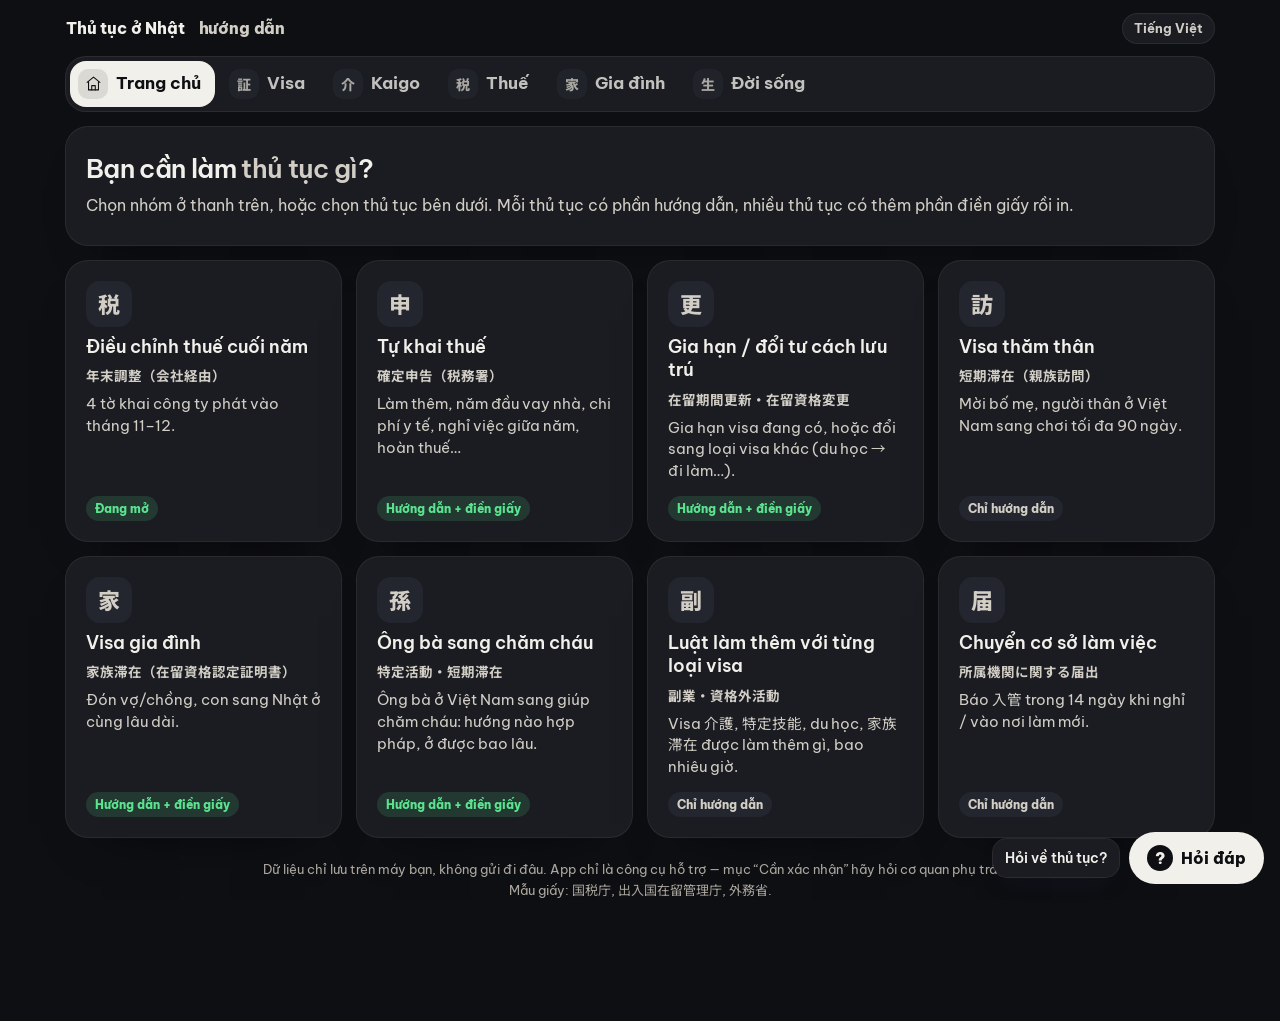
<file: index.html>
<!DOCTYPE html>
<html lang="vi">
<head>
<meta charset="utf-8">
<meta name="viewport" content="width=device-width, initial-scale=1, viewport-fit=cover">
<meta name="theme-color" content="#0E0F13">
<title>Thủ tục ở Nhật — hướng dẫn cho người Việt</title>
<meta name="description" content="Hướng dẫn người Việt tại Nhật: thuế, visa, kaigo, gia đình.">
<link rel="manifest" href="manifest.webmanifest">
<link rel="icon" type="image/png" sizes="32x32" href="icons/favicon-32.png">
<link rel="apple-touch-icon" href="icons/apple-touch-icon.png">
<meta name="apple-mobile-web-app-capable" content="yes">
<meta name="apple-mobile-web-app-title" content="Thủ tục Nhật">
<link rel="preconnect" href="https://fonts.googleapis.com"><link rel="preconnect" href="https://fonts.gstatic.com" crossorigin>
<link rel="stylesheet" href="https://fonts.googleapis.com/css2?family=Be+Vietnam+Pro:wght@400;500;600;700;800&family=Noto+Sans+JP:wght@400;500;700&family=Klee+One:wght@600&display=swap">
<link rel="stylesheet" href="assets/app.css?v=1795704390">
</head>
<body class="home-page" data-g="home">
<div class="wrap">
  <header class="top">
    <a class="brand" href="./" style="color:inherit;text-decoration:none">Thủ tục ở Nhật&nbsp;<span class="brand-g">hướng dẫn</span></a>
    <div class="top-r"><button type="button" class="pill install" id="installBtn" hidden><svg class="icon" width="16" height="16" viewBox="0 0 24 24" aria-hidden="true"><path d="M12 3v12M7 10l5 5 5-5M5 21h14"/></svg>Cài app</button><span class="pill-tag yr">Tiếng Việt</span>
      <div class="acct-pop" id="installPop" hidden><b>Cài app lên iPhone/iPad</b>1. Mở trang bằng Safari. 2. Bấm nút Chia sẻ. 3. Chọn 「Thêm vào MH chính」.</div></div>
  </header>
  <nav class="mt no-print" aria-label="Nhóm thủ tục"><a href="./" data-g="home"><i><svg width="17" height="17" viewBox="0 0 24 24" fill="none" stroke="currentColor" stroke-width="1.5" stroke-linecap="round" stroke-linejoin="round" aria-hidden="true"><path d="M3 10.5 12 3l9 7.5"/><path d="M5 9.5V21h14V9.5"/><path d="M9.5 21v-6h5v6"/></svg></i>Trang chủ</a><a href="visa.html" data-g="visa"><i>証</i>Visa</a><a href="kaigo.html" data-g="kaigo"><i>介</i>Kaigo</a><a href="thue.html" data-g="thue"><i>税</i>Thuế</a><a href="giadinh.html" data-g="giadinh"><i>家</i>Gia đình</a><a href="doisong.html" data-g="doisong"><i>生</i>Đời sống</a></nav>
  <main id="app" aria-live="polite"><section class="card"><h1>Bạn cần làm <span class="g">thủ tục gì</span>?</h1><p class="lead">Chọn nhóm ở thanh trên, hoặc chọn thủ tục bên dưới. Mỗi thủ tục có phần hướng dẫn, nhiều thủ tục có thêm phần điền giấy rồi in.</p></section><div class="pgrid"><a class="pcard" href="nenmatsu.html" data-sub=""><span class="ic">税</span><b>Điều chỉnh thuế cuối năm</b><span class="jp">年末調整（会社経由）</span><p>4 tờ khai công ty phát vào tháng 11–12.</p><span class="meta"><span class="tg f">Đang mở</span></span></a><a class="pcard" href="kakutei.html" data-sub=""><span class="ic">申</span><b>Tự khai thuế</b><span class="jp">確定申告（税務署）</span><p>Làm thêm, năm đầu vay nhà, chi phí y tế, nghỉ việc giữa năm, hoàn thuế…</p><span class="meta"><span class="tg f">Hướng dẫn + điền giấy</span></span></a><a class="pcard" href="zairyu.html" data-sub=""><span class="ic">更</span><b>Gia hạn / đổi tư cách lưu trú</b><span class="jp">在留期間更新・在留資格変更</span><p>Gia hạn visa đang có, hoặc đổi sang loại visa khác (du học → đi làm…).</p><span class="meta"><span class="tg f">Hướng dẫn + điền giấy</span></span></a><a class="pcard" href="shinzoku.html" data-sub=""><span class="ic">訪</span><b>Visa thăm thân</b><span class="jp">短期滞在（親族訪問）</span><p>Mời bố mẹ, người thân ở Việt Nam sang chơi tối đa 90 ngày.</p><span class="meta"><span class="tg s">Chỉ hướng dẫn</span></span></a><a class="pcard" href="kazoku.html" data-sub=""><span class="ic">家</span><b>Visa gia đình</b><span class="jp">家族滞在（在留資格認定証明書）</span><p>Đón vợ/chồng, con sang Nhật ở cùng lâu dài.</p><span class="meta"><span class="tg f">Hướng dẫn + điền giấy</span></span></a><a class="pcard" href="mago.html" data-sub=""><span class="ic">孫</span><b>Ông bà sang chăm cháu</b><span class="jp">特定活動・短期滞在</span><p>Ông bà ở Việt Nam sang giúp chăm cháu: hướng nào hợp pháp, ở được bao lâu.</p><span class="meta"><span class="tg f">Hướng dẫn + điền giấy</span></span></a><a class="pcard" href="fukugyo.html" data-sub=""><span class="ic">副</span><b>Luật làm thêm với từng loại visa</b><span class="jp">副業・資格外活動</span><p>Visa 介護, 特定技能, du học, 家族滞在 được làm thêm gì, bao nhiêu giờ.</p><span class="meta"><span class="tg s">Chỉ hướng dẫn</span></span></a><a class="pcard" href="shozoku.html" data-sub=""><span class="ic">届</span><b>Chuyển cơ sở làm việc</b><span class="jp">所属機関に関する届出</span><p>Báo 入管 trong 14 ngày khi nghỉ / vào nơi làm mới.</p><span class="meta"><span class="tg s">Chỉ hướng dẫn</span></span></a></div></main>
  <footer>Dữ liệu chỉ lưu trên máy bạn, không gửi đi đâu. App chỉ là công cụ hỗ trợ — mục “Cần xác nhận” hãy hỏi cơ quan phụ trách.<br>Mẫu giấy: 国税庁, 出入国在留管理庁, 外務省.</footer>
</div>
<nav class="nav" id="nav" hidden><div class="nav-in" id="navIn"></div></nav>
<script>window.QA_TOPIC="general"</script>
<script src="assets/tabs.js?v=1795704390"></script>
<script src="assets/faq-data.js?v=1795704390"></script>
<script src="assets/faq.js?v=1795704390"></script>
<script src="assets/pwa.js?v=1795704390"></script>
</body>
</html>
</file>
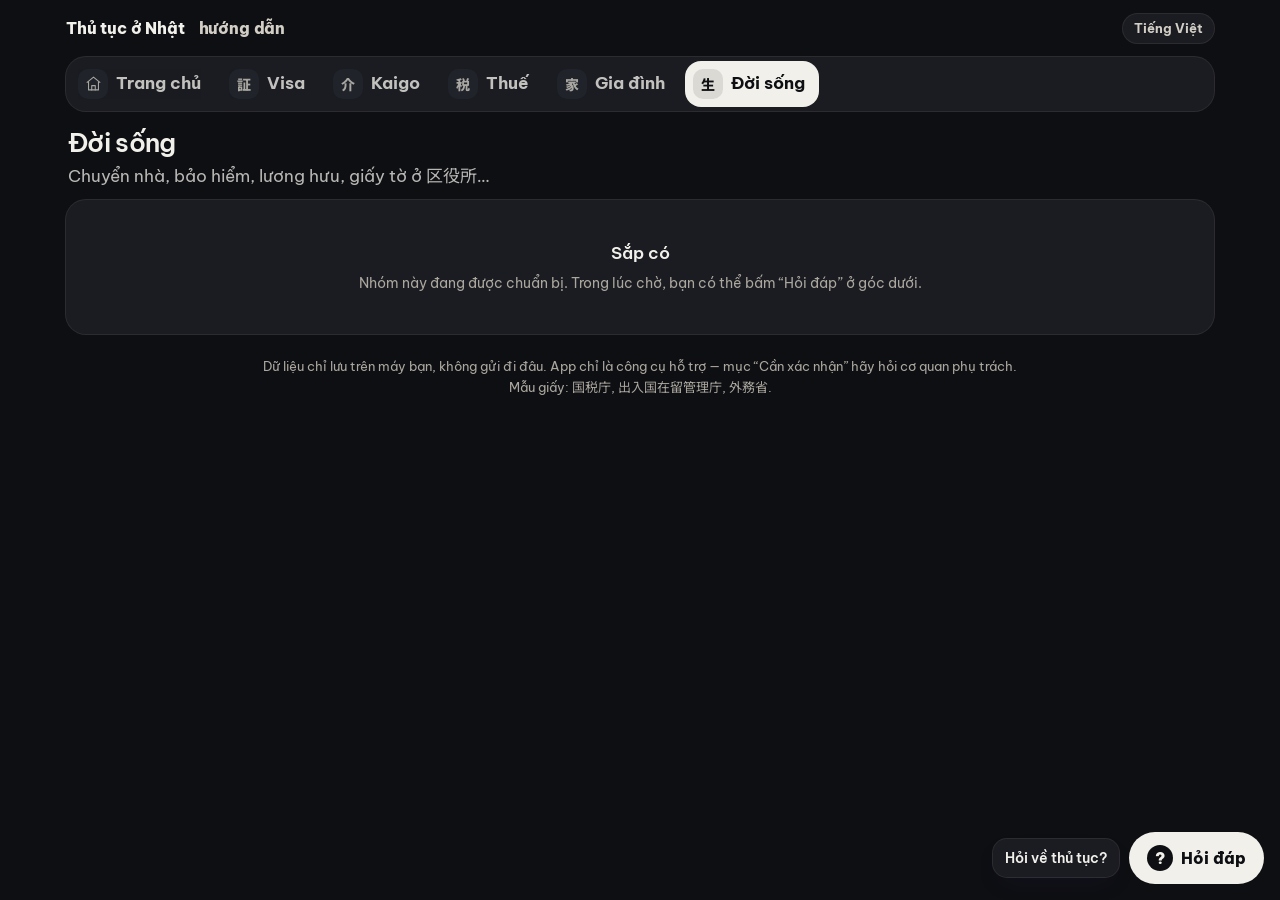
<file: doisong.html>
<!DOCTYPE html>
<html lang="vi">
<head>
<meta charset="utf-8">
<meta name="viewport" content="width=device-width, initial-scale=1, viewport-fit=cover">
<meta name="theme-color" content="#0E0F13">
<title>Đời sống — Thủ tục ở Nhật</title>
<meta name="description" content="Chuyển nhà, bảo hiểm, lương hưu, giấy tờ ở 区役所…">
<link rel="manifest" href="manifest.webmanifest">
<link rel="icon" type="image/png" sizes="32x32" href="icons/favicon-32.png">
<link rel="apple-touch-icon" href="icons/apple-touch-icon.png">
<meta name="apple-mobile-web-app-capable" content="yes">
<meta name="apple-mobile-web-app-title" content="Thủ tục Nhật">
<link rel="preconnect" href="https://fonts.googleapis.com"><link rel="preconnect" href="https://fonts.gstatic.com" crossorigin>
<link rel="stylesheet" href="https://fonts.googleapis.com/css2?family=Be+Vietnam+Pro:wght@400;500;600;700;800&family=Noto+Sans+JP:wght@400;500;700&family=Klee+One:wght@600&display=swap">
<link rel="stylesheet" href="assets/app.css?v=1795704390">
</head>
<body class="home-page" data-g="doisong">
<div class="wrap">
  <header class="top">
    <a class="brand" href="./" style="color:inherit;text-decoration:none">Thủ tục ở Nhật&nbsp;<span class="brand-g">hướng dẫn</span></a>
    <div class="top-r"><button type="button" class="pill install" id="installBtn" hidden><svg class="icon" width="16" height="16" viewBox="0 0 24 24" aria-hidden="true"><path d="M12 3v12M7 10l5 5 5-5M5 21h14"/></svg>Cài app</button><span class="pill-tag yr">Tiếng Việt</span>
      <div class="acct-pop" id="installPop" hidden><b>Cài app lên iPhone/iPad</b>1. Mở trang bằng Safari. 2. Bấm nút Chia sẻ. 3. Chọn 「Thêm vào MH chính」.</div></div>
  </header>
  <nav class="mt no-print" aria-label="Nhóm thủ tục"><a href="./" data-g="home"><i><svg width="17" height="17" viewBox="0 0 24 24" fill="none" stroke="currentColor" stroke-width="1.5" stroke-linecap="round" stroke-linejoin="round" aria-hidden="true"><path d="M3 10.5 12 3l9 7.5"/><path d="M5 9.5V21h14V9.5"/><path d="M9.5 21v-6h5v6"/></svg></i>Trang chủ</a><a href="visa.html" data-g="visa"><i>証</i>Visa</a><a href="kaigo.html" data-g="kaigo"><i>介</i>Kaigo</a><a href="thue.html" data-g="thue"><i>税</i>Thuế</a><a href="giadinh.html" data-g="giadinh"><i>家</i>Gia đình</a><a href="doisong.html" data-g="doisong"><i>生</i>Đời sống</a></nav>
  <main id="app" aria-live="polite"><section class="ghead"><h1>Đời sống</h1><p>Chuyển nhà, bảo hiểm, lương hưu, giấy tờ ở 区役所…</p></section><div class="soon"><b>Sắp có</b><p class="small">Nhóm này đang được chuẩn bị. Trong lúc chờ, bạn có thể bấm “Hỏi đáp” ở góc dưới.</p></div></main>
  <footer>Dữ liệu chỉ lưu trên máy bạn, không gửi đi đâu. App chỉ là công cụ hỗ trợ — mục “Cần xác nhận” hãy hỏi cơ quan phụ trách.<br>Mẫu giấy: 国税庁, 出入国在留管理庁, 外務省.</footer>
</div>
<nav class="nav" id="nav" hidden><div class="nav-in" id="navIn"></div></nav>
<script>window.QA_TOPIC="general"</script>
<script src="assets/tabs.js?v=1795704390"></script>
<script src="assets/faq-data.js?v=1795704390"></script>
<script src="assets/faq.js?v=1795704390"></script>
<script src="assets/pwa.js?v=1795704390"></script>
</body>
</html>
</file>
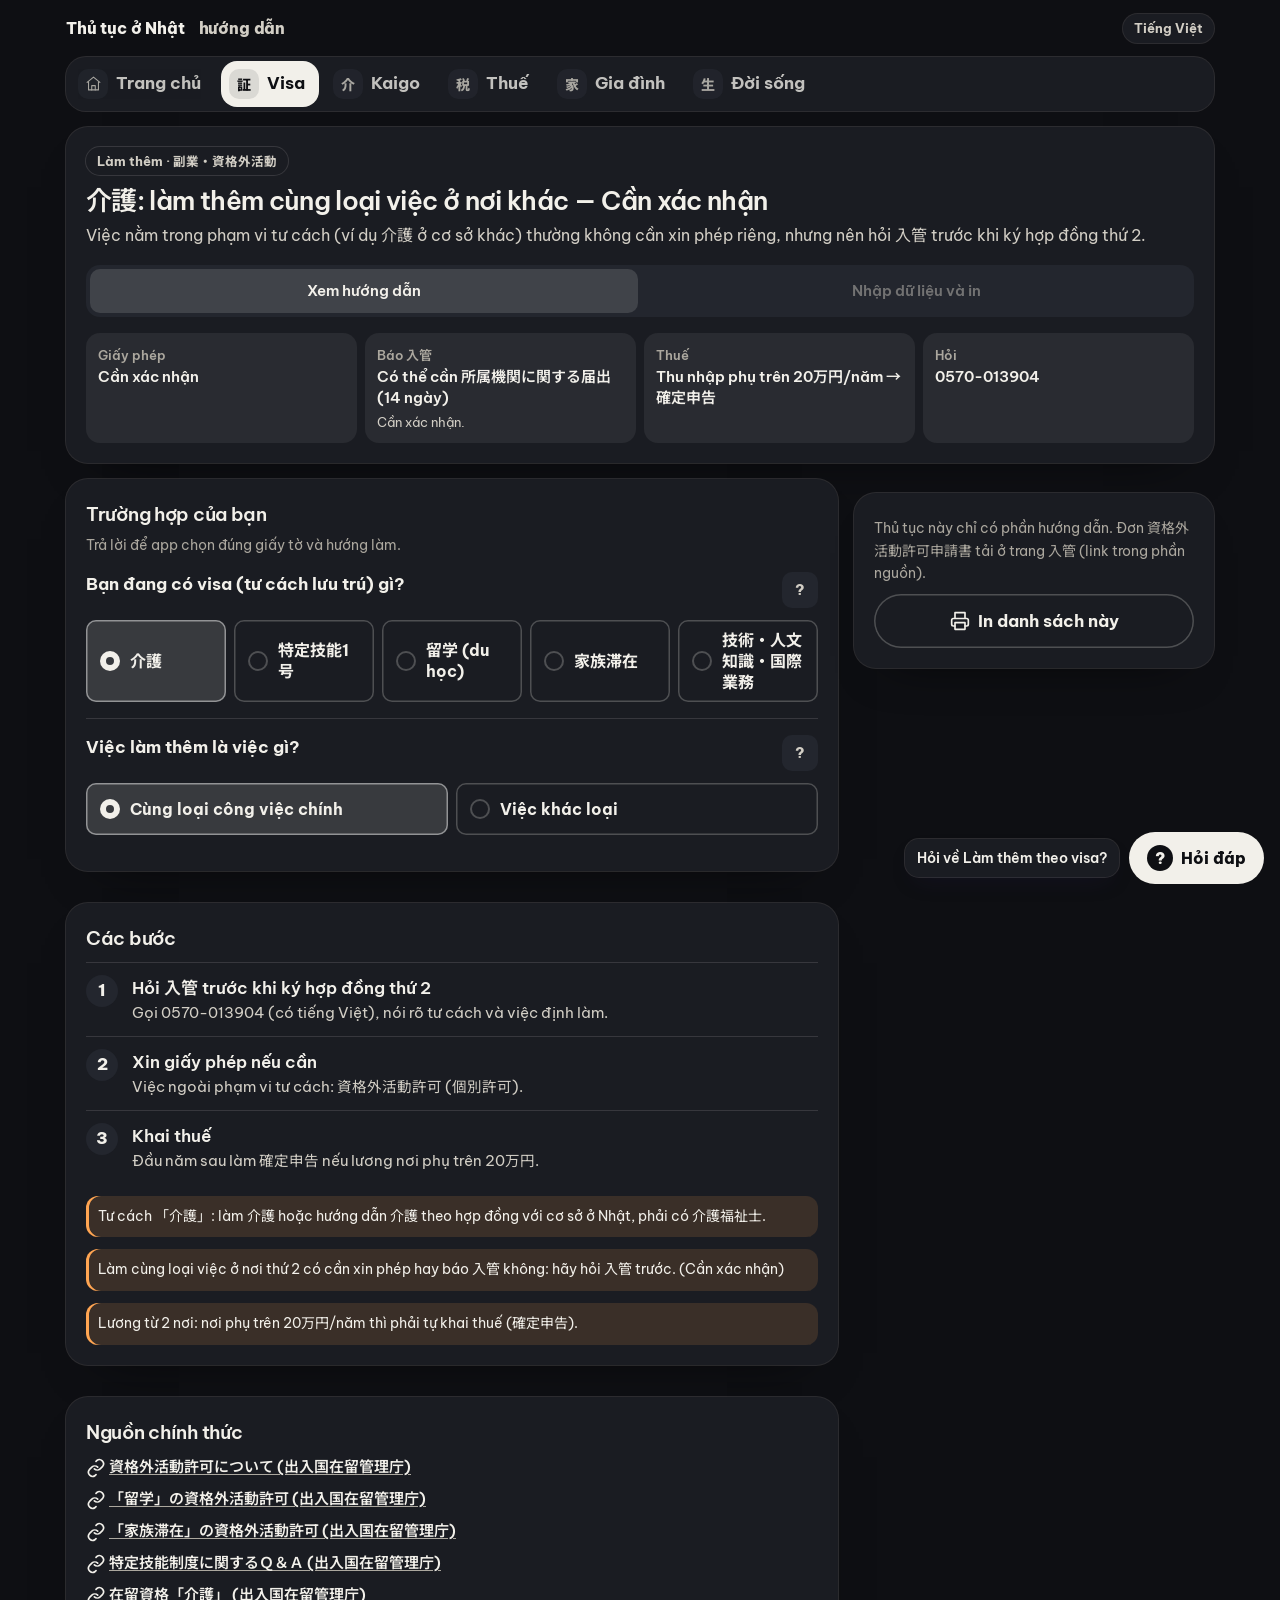
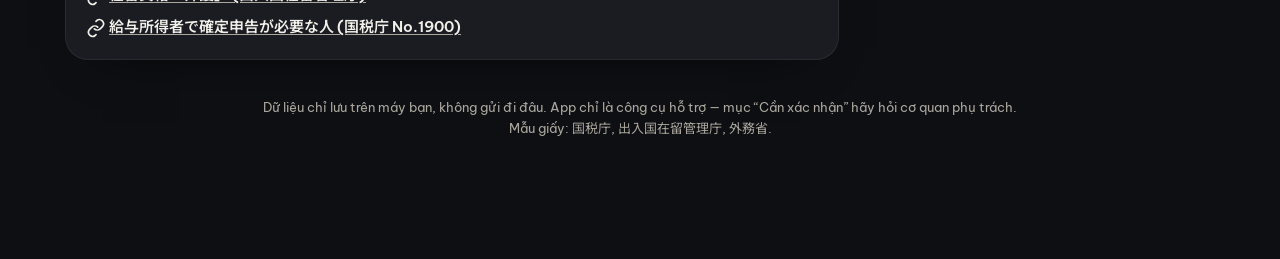
<file: fukugyo.html>
<!DOCTYPE html>
<html lang="vi">
<head>
<meta charset="utf-8">
<meta name="viewport" content="width=device-width, initial-scale=1, viewport-fit=cover">
<meta name="theme-color" content="#0E0F13">
<title>Luật làm thêm với từng loại visa — Thủ tục ở Nhật</title>
<meta name="description" content="Luật làm thêm với từng loại visa">
<link rel="manifest" href="manifest.webmanifest">
<link rel="icon" type="image/png" sizes="32x32" href="icons/favicon-32.png">
<link rel="apple-touch-icon" href="icons/apple-touch-icon.png">
<meta name="apple-mobile-web-app-capable" content="yes">
<meta name="apple-mobile-web-app-title" content="Thủ tục Nhật">
<link rel="preconnect" href="https://fonts.googleapis.com"><link rel="preconnect" href="https://fonts.gstatic.com" crossorigin>
<link rel="stylesheet" href="https://fonts.googleapis.com/css2?family=Be+Vietnam+Pro:wght@400;500;600;700;800&family=Noto+Sans+JP:wght@400;500;700&family=Klee+One:wght@600&display=swap">
<link rel="stylesheet" href="assets/app.css?v=1795704390">
</head>
<body class="proc-page" data-p="fukugyo" data-in="visa kaigo">
<div class="wrap">
  <header class="top">
    <a class="brand" href="./" style="color:inherit;text-decoration:none">Thủ tục ở Nhật&nbsp;<span class="brand-g">hướng dẫn</span></a>
    <div class="top-r"><button type="button" class="pill install" id="installBtn" hidden><svg class="icon" width="16" height="16" viewBox="0 0 24 24" aria-hidden="true"><path d="M12 3v12M7 10l5 5 5-5M5 21h14"/></svg>Cài app</button><span class="pill-tag yr">Tiếng Việt</span>
      <div class="acct-pop" id="installPop" hidden><b>Cài app lên iPhone/iPad</b>1. Mở trang bằng Safari. 2. Bấm nút Chia sẻ. 3. Chọn 「Thêm vào MH chính」.</div></div>
  </header>
  <nav class="mt no-print" aria-label="Nhóm thủ tục"><a href="./" data-g="home"><i><svg width="17" height="17" viewBox="0 0 24 24" fill="none" stroke="currentColor" stroke-width="1.5" stroke-linecap="round" stroke-linejoin="round" aria-hidden="true"><path d="M3 10.5 12 3l9 7.5"/><path d="M5 9.5V21h14V9.5"/><path d="M9.5 21v-6h5v6"/></svg></i>Trang chủ</a><a href="visa.html" data-g="visa"><i>証</i>Visa</a><a href="kaigo.html" data-g="kaigo"><i>介</i>Kaigo</a><a href="thue.html" data-g="thue"><i>税</i>Thuế</a><a href="giadinh.html" data-g="giadinh"><i>家</i>Gia đình</a><a href="doisong.html" data-g="doisong"><i>生</i>Đời sống</a></nav>
  <main id="app" aria-live="polite"></main>
  <footer>Dữ liệu chỉ lưu trên máy bạn, không gửi đi đâu. App chỉ là công cụ hỗ trợ — mục “Cần xác nhận” hãy hỏi cơ quan phụ trách.<br>Mẫu giấy: 国税庁, 出入国在留管理庁, 外務省.</footer>
</div>
<nav class="nav" id="nav" hidden><div class="nav-in" id="navIn"></div></nav>
<script src="procs/fukugyo.js?v=1795704390"></script>
<script src="assets/proc.js?v=1795704390"></script>
<script src="assets/tabs.js?v=1795704390"></script>
<script src="assets/faq-data.js?v=1795704390"></script>
<script src="assets/faq.js?v=1795704390"></script>
<script src="assets/pwa.js?v=1795704390"></script>
</body>
</html>
</file>
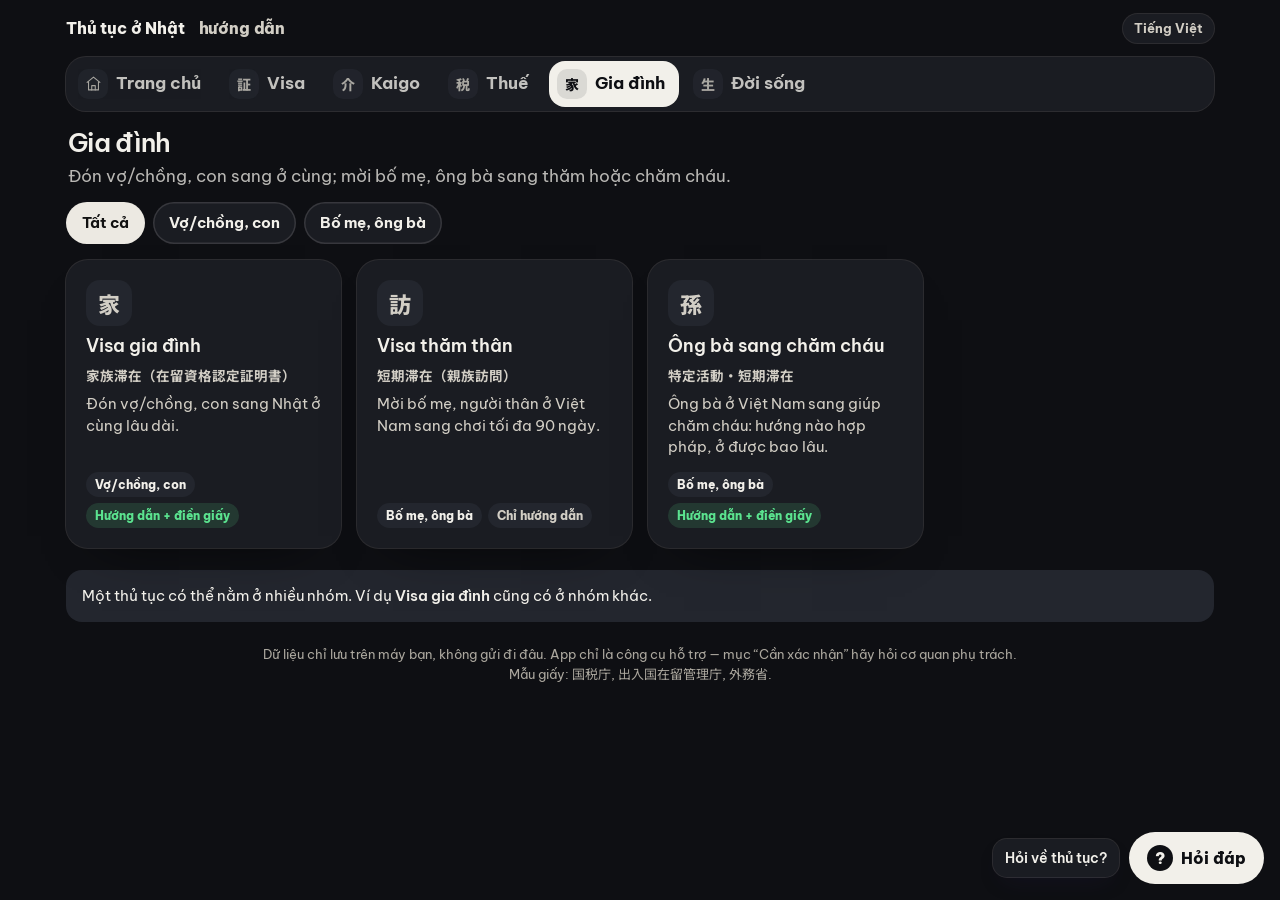
<file: giadinh.html>
<!DOCTYPE html>
<html lang="vi">
<head>
<meta charset="utf-8">
<meta name="viewport" content="width=device-width, initial-scale=1, viewport-fit=cover">
<meta name="theme-color" content="#0E0F13">
<title>Gia đình — Thủ tục ở Nhật</title>
<meta name="description" content="Đón vợ/chồng, con sang ở cùng; mời bố mẹ, ông bà sang thăm hoặc chăm cháu.">
<link rel="manifest" href="manifest.webmanifest">
<link rel="icon" type="image/png" sizes="32x32" href="icons/favicon-32.png">
<link rel="apple-touch-icon" href="icons/apple-touch-icon.png">
<meta name="apple-mobile-web-app-capable" content="yes">
<meta name="apple-mobile-web-app-title" content="Thủ tục Nhật">
<link rel="preconnect" href="https://fonts.googleapis.com"><link rel="preconnect" href="https://fonts.gstatic.com" crossorigin>
<link rel="stylesheet" href="https://fonts.googleapis.com/css2?family=Be+Vietnam+Pro:wght@400;500;600;700;800&family=Noto+Sans+JP:wght@400;500;700&family=Klee+One:wght@600&display=swap">
<link rel="stylesheet" href="assets/app.css?v=1795704390">
</head>
<body class="home-page" data-g="giadinh">
<div class="wrap">
  <header class="top">
    <a class="brand" href="./" style="color:inherit;text-decoration:none">Thủ tục ở Nhật&nbsp;<span class="brand-g">hướng dẫn</span></a>
    <div class="top-r"><button type="button" class="pill install" id="installBtn" hidden><svg class="icon" width="16" height="16" viewBox="0 0 24 24" aria-hidden="true"><path d="M12 3v12M7 10l5 5 5-5M5 21h14"/></svg>Cài app</button><span class="pill-tag yr">Tiếng Việt</span>
      <div class="acct-pop" id="installPop" hidden><b>Cài app lên iPhone/iPad</b>1. Mở trang bằng Safari. 2. Bấm nút Chia sẻ. 3. Chọn 「Thêm vào MH chính」.</div></div>
  </header>
  <nav class="mt no-print" aria-label="Nhóm thủ tục"><a href="./" data-g="home"><i><svg width="17" height="17" viewBox="0 0 24 24" fill="none" stroke="currentColor" stroke-width="1.5" stroke-linecap="round" stroke-linejoin="round" aria-hidden="true"><path d="M3 10.5 12 3l9 7.5"/><path d="M5 9.5V21h14V9.5"/><path d="M9.5 21v-6h5v6"/></svg></i>Trang chủ</a><a href="visa.html" data-g="visa"><i>証</i>Visa</a><a href="kaigo.html" data-g="kaigo"><i>介</i>Kaigo</a><a href="thue.html" data-g="thue"><i>税</i>Thuế</a><a href="giadinh.html" data-g="giadinh"><i>家</i>Gia đình</a><a href="doisong.html" data-g="doisong"><i>生</i>Đời sống</a></nav>
  <main id="app" aria-live="polite"><section class="ghead"><h1>Gia đình</h1><p>Đón vợ/chồng, con sang ở cùng; mời bố mẹ, ông bà sang thăm hoặc chăm cháu.</p></section><div class="sub" role="group" aria-label="Lọc"><button type="button" class="on" data-sub="all" aria-pressed="true">Tất cả</button><button type="button" data-sub="s0" aria-pressed="false">Vợ/chồng, con</button><button type="button" data-sub="s1" aria-pressed="false">Bố mẹ, ông bà</button></div><div class="pgrid"><a class="pcard" href="kazoku.html" data-sub="s0"><span class="ic">家</span><b>Visa gia đình</b><span class="jp">家族滞在（在留資格認定証明書）</span><p>Đón vợ/chồng, con sang Nhật ở cùng lâu dài.</p><span class="meta"><span class="tg">Vợ/chồng, con</span><span class="tg f">Hướng dẫn + điền giấy</span></span></a><a class="pcard" href="shinzoku.html" data-sub="s1"><span class="ic">訪</span><b>Visa thăm thân</b><span class="jp">短期滞在（親族訪問）</span><p>Mời bố mẹ, người thân ở Việt Nam sang chơi tối đa 90 ngày.</p><span class="meta"><span class="tg">Bố mẹ, ông bà</span><span class="tg s">Chỉ hướng dẫn</span></span></a><a class="pcard" href="mago.html" data-sub="s1"><span class="ic">孫</span><b>Ông bà sang chăm cháu</b><span class="jp">特定活動・短期滞在</span><p>Ông bà ở Việt Nam sang giúp chăm cháu: hướng nào hợp pháp, ở được bao lâu.</p><span class="meta"><span class="tg">Bố mẹ, ông bà</span><span class="tg f">Hướng dẫn + điền giấy</span></span></a></div><div class="also">Một thủ tục có thể nằm ở nhiều nhóm. Ví dụ <b>Visa gia đình</b> cũng có ở nhóm khác.</div></main>
  <footer>Dữ liệu chỉ lưu trên máy bạn, không gửi đi đâu. App chỉ là công cụ hỗ trợ — mục “Cần xác nhận” hãy hỏi cơ quan phụ trách.<br>Mẫu giấy: 国税庁, 出入国在留管理庁, 外務省.</footer>
</div>
<nav class="nav" id="nav" hidden><div class="nav-in" id="navIn"></div></nav>
<script>window.QA_TOPIC="general"</script>
<script src="assets/tabs.js?v=1795704390"></script>
<script src="assets/faq-data.js?v=1795704390"></script>
<script src="assets/faq.js?v=1795704390"></script>
<script src="assets/pwa.js?v=1795704390"></script>
</body>
</html>
</file>
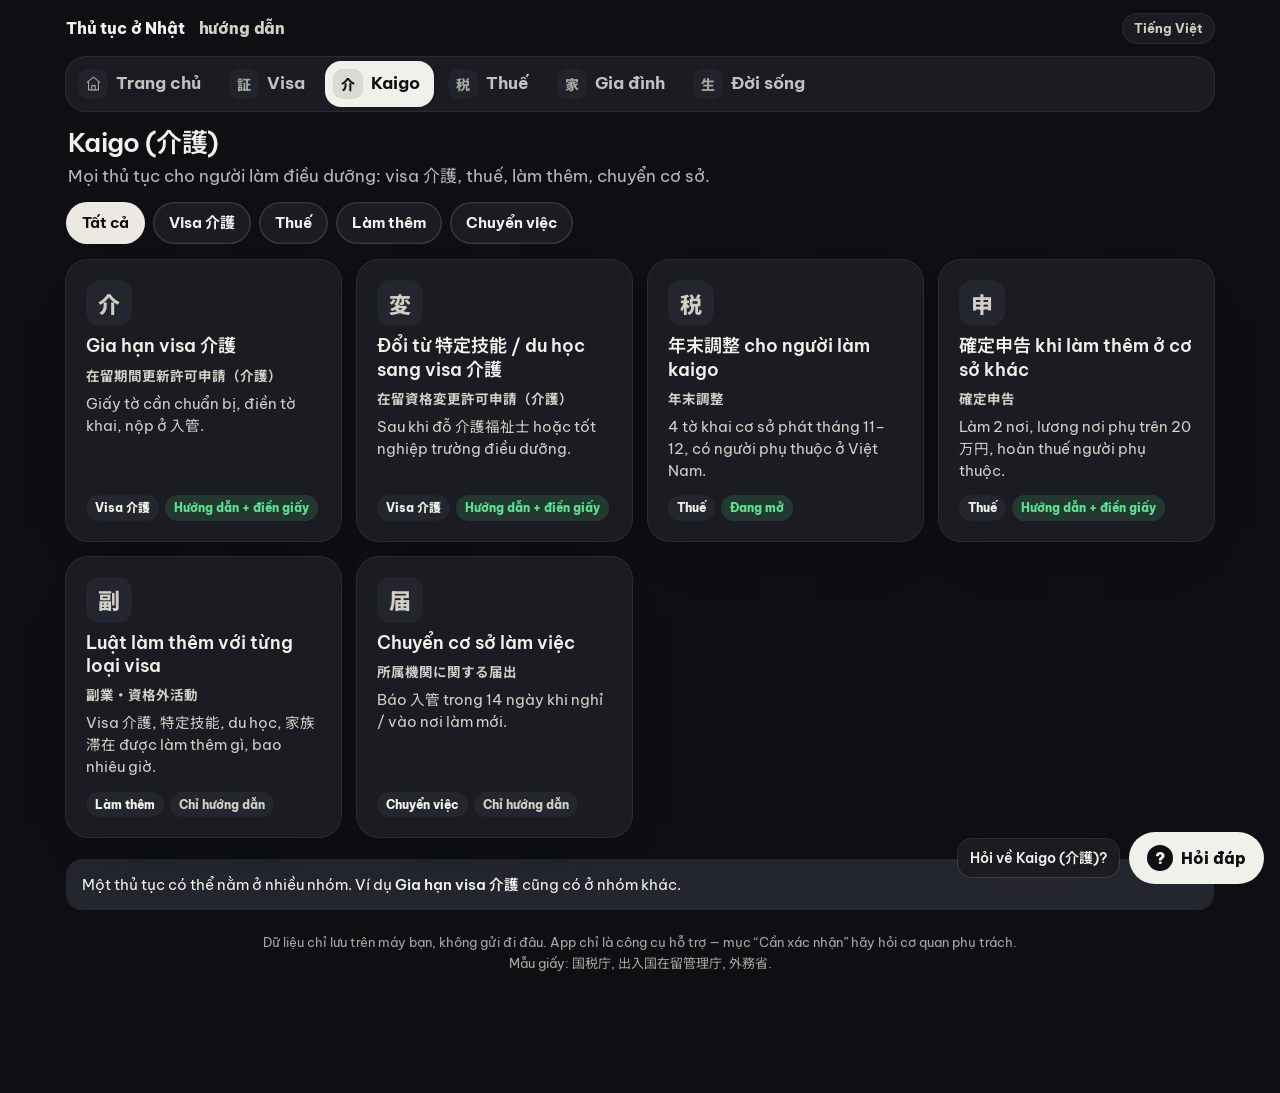
<file: kaigo.html>
<!DOCTYPE html>
<html lang="vi">
<head>
<meta charset="utf-8">
<meta name="viewport" content="width=device-width, initial-scale=1, viewport-fit=cover">
<meta name="theme-color" content="#0E0F13">
<title>Kaigo (介護) — Thủ tục ở Nhật</title>
<meta name="description" content="Mọi thủ tục cho người làm điều dưỡng: visa 介護, thuế, làm thêm, chuyển cơ sở.">
<link rel="manifest" href="manifest.webmanifest">
<link rel="icon" type="image/png" sizes="32x32" href="icons/favicon-32.png">
<link rel="apple-touch-icon" href="icons/apple-touch-icon.png">
<meta name="apple-mobile-web-app-capable" content="yes">
<meta name="apple-mobile-web-app-title" content="Thủ tục Nhật">
<link rel="preconnect" href="https://fonts.googleapis.com"><link rel="preconnect" href="https://fonts.gstatic.com" crossorigin>
<link rel="stylesheet" href="https://fonts.googleapis.com/css2?family=Be+Vietnam+Pro:wght@400;500;600;700;800&family=Noto+Sans+JP:wght@400;500;700&family=Klee+One:wght@600&display=swap">
<link rel="stylesheet" href="assets/app.css?v=1795704390">
</head>
<body class="home-page" data-g="kaigo">
<div class="wrap">
  <header class="top">
    <a class="brand" href="./" style="color:inherit;text-decoration:none">Thủ tục ở Nhật&nbsp;<span class="brand-g">hướng dẫn</span></a>
    <div class="top-r"><button type="button" class="pill install" id="installBtn" hidden><svg class="icon" width="16" height="16" viewBox="0 0 24 24" aria-hidden="true"><path d="M12 3v12M7 10l5 5 5-5M5 21h14"/></svg>Cài app</button><span class="pill-tag yr">Tiếng Việt</span>
      <div class="acct-pop" id="installPop" hidden><b>Cài app lên iPhone/iPad</b>1. Mở trang bằng Safari. 2. Bấm nút Chia sẻ. 3. Chọn 「Thêm vào MH chính」.</div></div>
  </header>
  <nav class="mt no-print" aria-label="Nhóm thủ tục"><a href="./" data-g="home"><i><svg width="17" height="17" viewBox="0 0 24 24" fill="none" stroke="currentColor" stroke-width="1.5" stroke-linecap="round" stroke-linejoin="round" aria-hidden="true"><path d="M3 10.5 12 3l9 7.5"/><path d="M5 9.5V21h14V9.5"/><path d="M9.5 21v-6h5v6"/></svg></i>Trang chủ</a><a href="visa.html" data-g="visa"><i>証</i>Visa</a><a href="kaigo.html" data-g="kaigo"><i>介</i>Kaigo</a><a href="thue.html" data-g="thue"><i>税</i>Thuế</a><a href="giadinh.html" data-g="giadinh"><i>家</i>Gia đình</a><a href="doisong.html" data-g="doisong"><i>生</i>Đời sống</a></nav>
  <main id="app" aria-live="polite"><section class="ghead"><h1>Kaigo (介護)</h1><p>Mọi thủ tục cho người làm điều dưỡng: visa 介護, thuế, làm thêm, chuyển cơ sở.</p></section><div class="sub" role="group" aria-label="Lọc"><button type="button" class="on" data-sub="all" aria-pressed="true">Tất cả</button><button type="button" data-sub="s0" aria-pressed="false">Visa 介護</button><button type="button" data-sub="s1" aria-pressed="false">Thuế</button><button type="button" data-sub="s2" aria-pressed="false">Làm thêm</button><button type="button" data-sub="s3" aria-pressed="false">Chuyển việc</button></div><div class="pgrid"><a class="pcard" href="zairyu.html?set=kind:koshin,target:kaigo" data-sub="s0"><span class="ic">介</span><b>Gia hạn visa 介護</b><span class="jp">在留期間更新許可申請（介護）</span><p>Giấy tờ cần chuẩn bị, điền tờ khai, nộp ở 入管.</p><span class="meta"><span class="tg">Visa 介護</span><span class="tg f">Hướng dẫn + điền giấy</span></span></a><a class="pcard" href="zairyu.html?set=kind:henko,target:kaigo" data-sub="s0"><span class="ic">変</span><b>Đổi từ 特定技能 / du học sang visa 介護</b><span class="jp">在留資格変更許可申請（介護）</span><p>Sau khi đỗ 介護福祉士 hoặc tốt nghiệp trường điều dưỡng.</p><span class="meta"><span class="tg">Visa 介護</span><span class="tg f">Hướng dẫn + điền giấy</span></span></a><a class="pcard" href="nenmatsu.html" data-sub="s1"><span class="ic">税</span><b>年末調整 cho người làm kaigo</b><span class="jp">年末調整</span><p>4 tờ khai cơ sở phát tháng 11–12, có người phụ thuộc ở Việt Nam.</p><span class="meta"><span class="tg">Thuế</span><span class="tg f">Đang mở</span></span></a><a class="pcard" href="kakutei.html" data-sub="s1"><span class="ic">申</span><b>確定申告 khi làm thêm ở cơ sở khác</b><span class="jp">確定申告</span><p>Làm 2 nơi, lương nơi phụ trên 20万円, hoàn thuế người phụ thuộc.</p><span class="meta"><span class="tg">Thuế</span><span class="tg f">Hướng dẫn + điền giấy</span></span></a><a class="pcard" href="fukugyo.html" data-sub="s2"><span class="ic">副</span><b>Luật làm thêm với từng loại visa</b><span class="jp">副業・資格外活動</span><p>Visa 介護, 特定技能, du học, 家族滞在 được làm thêm gì, bao nhiêu giờ.</p><span class="meta"><span class="tg">Làm thêm</span><span class="tg s">Chỉ hướng dẫn</span></span></a><a class="pcard" href="shozoku.html" data-sub="s3"><span class="ic">届</span><b>Chuyển cơ sở làm việc</b><span class="jp">所属機関に関する届出</span><p>Báo 入管 trong 14 ngày khi nghỉ / vào nơi làm mới.</p><span class="meta"><span class="tg">Chuyển việc</span><span class="tg s">Chỉ hướng dẫn</span></span></a></div><div class="also">Một thủ tục có thể nằm ở nhiều nhóm. Ví dụ <b>Gia hạn visa 介護</b> cũng có ở nhóm khác.</div></main>
  <footer>Dữ liệu chỉ lưu trên máy bạn, không gửi đi đâu. App chỉ là công cụ hỗ trợ — mục “Cần xác nhận” hãy hỏi cơ quan phụ trách.<br>Mẫu giấy: 国税庁, 出入国在留管理庁, 外務省.</footer>
</div>
<nav class="nav" id="nav" hidden><div class="nav-in" id="navIn"></div></nav>
<script>window.QA_TOPIC="kaigo"</script>
<script src="assets/tabs.js?v=1795704390"></script>
<script src="assets/faq-data.js?v=1795704390"></script>
<script src="assets/faq.js?v=1795704390"></script>
<script src="assets/pwa.js?v=1795704390"></script>
</body>
</html>
</file>
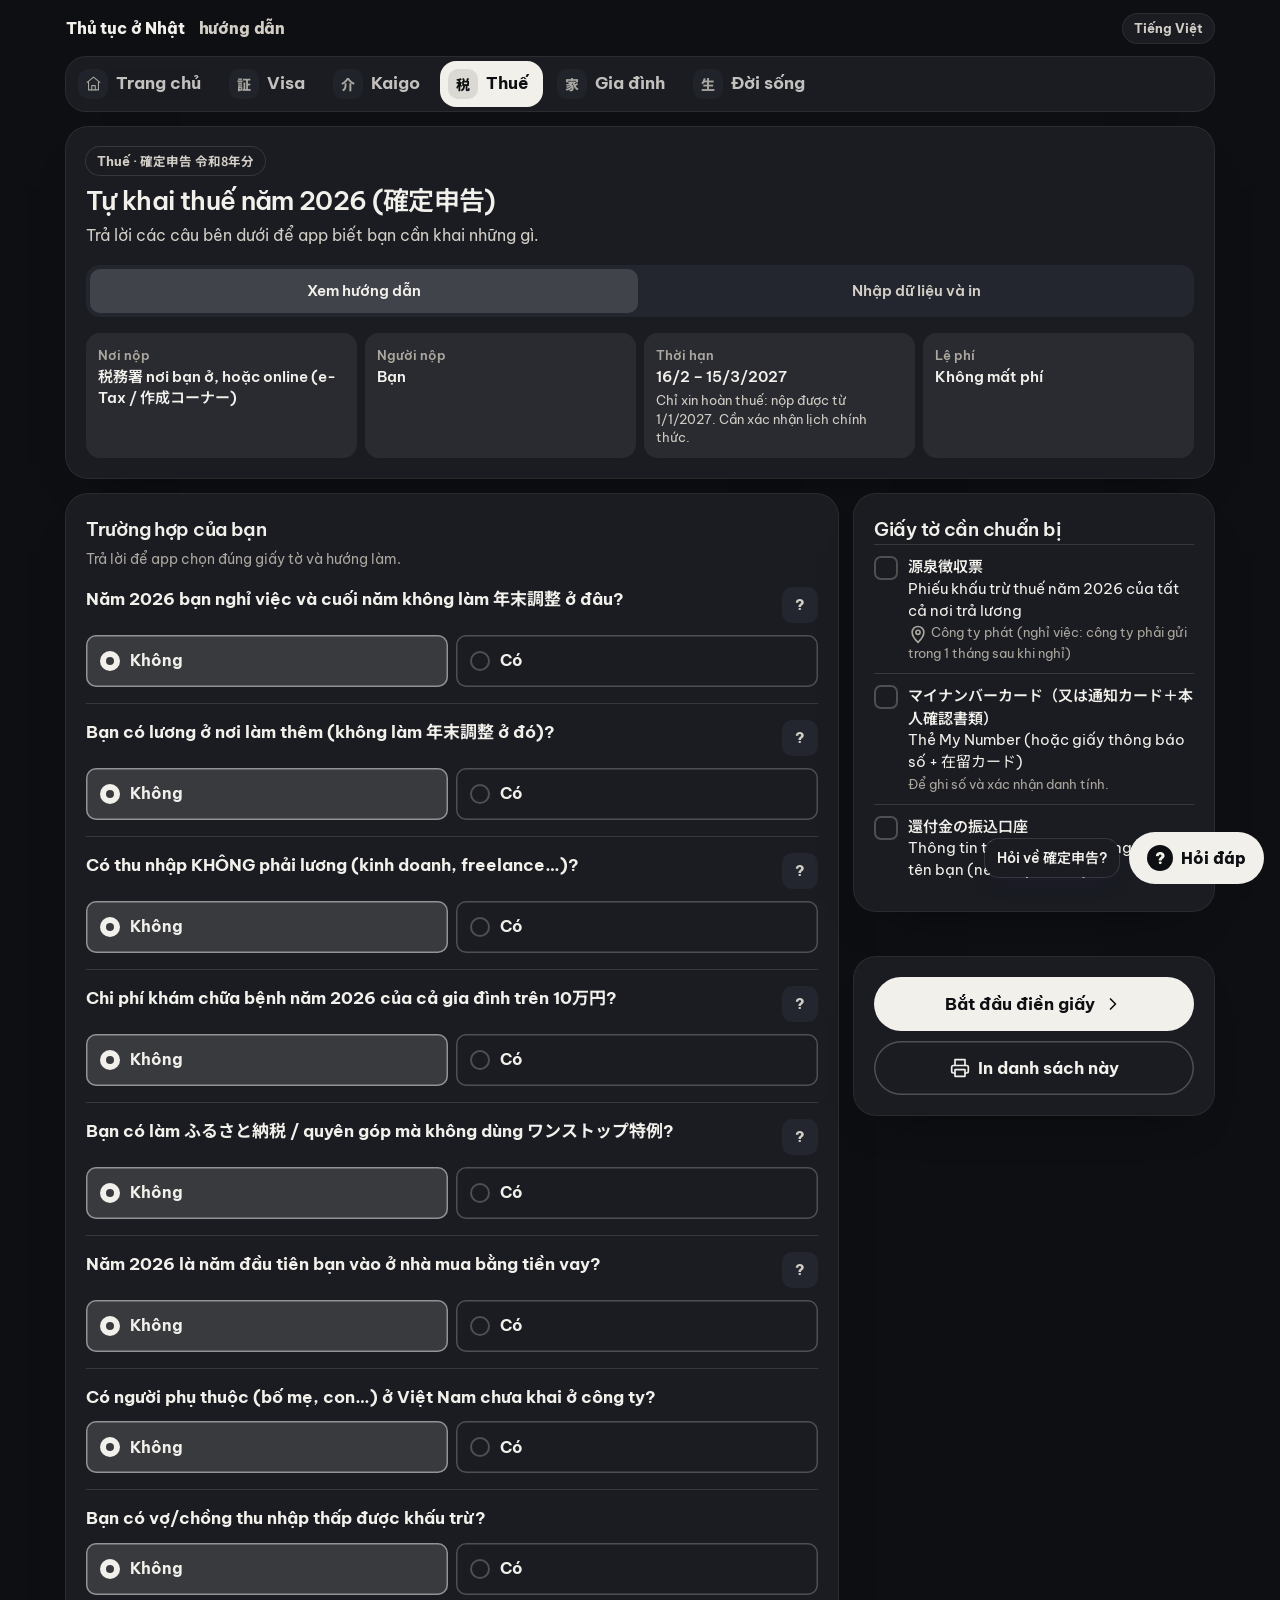
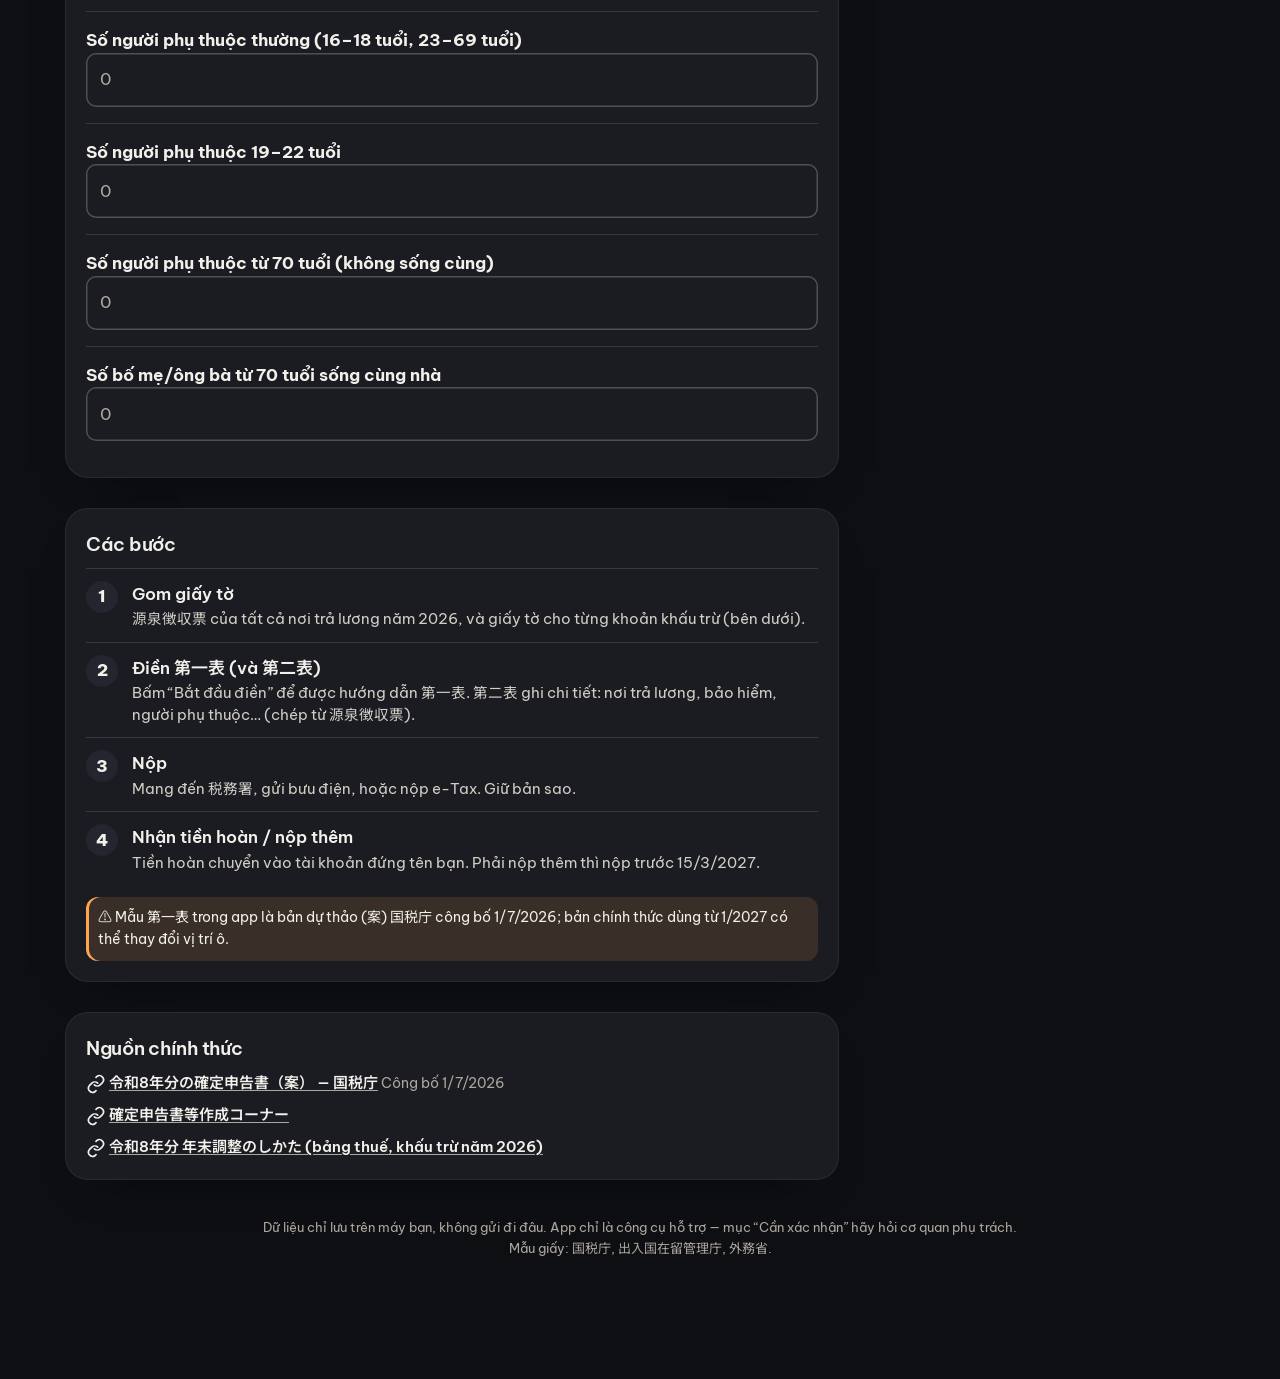
<file: kakutei.html>
<!DOCTYPE html>
<html lang="vi">
<head>
<meta charset="utf-8">
<meta name="viewport" content="width=device-width, initial-scale=1, viewport-fit=cover">
<meta name="theme-color" content="#0E0F13">
<title>Tự khai thuế 確定申告 2026 — Thủ tục ở Nhật</title>
<meta name="description" content="Tự khai thuế 確定申告 2026">
<link rel="manifest" href="manifest.webmanifest">
<link rel="icon" type="image/png" sizes="32x32" href="icons/favicon-32.png">
<link rel="apple-touch-icon" href="icons/apple-touch-icon.png">
<meta name="apple-mobile-web-app-capable" content="yes">
<meta name="apple-mobile-web-app-title" content="Thủ tục Nhật">
<link rel="preconnect" href="https://fonts.googleapis.com"><link rel="preconnect" href="https://fonts.gstatic.com" crossorigin>
<link rel="stylesheet" href="https://fonts.googleapis.com/css2?family=Be+Vietnam+Pro:wght@400;500;600;700;800&family=Noto+Sans+JP:wght@400;500;700&family=Klee+One:wght@600&display=swap">
<link rel="stylesheet" href="assets/app.css?v=1795704390">
</head>
<body class="proc-page" data-p="kakutei" data-in="thue kaigo">
<div class="wrap">
  <header class="top">
    <a class="brand" href="./" style="color:inherit;text-decoration:none">Thủ tục ở Nhật&nbsp;<span class="brand-g">hướng dẫn</span></a>
    <div class="top-r"><button type="button" class="pill install" id="installBtn" hidden><svg class="icon" width="16" height="16" viewBox="0 0 24 24" aria-hidden="true"><path d="M12 3v12M7 10l5 5 5-5M5 21h14"/></svg>Cài app</button><span class="pill-tag yr">Tiếng Việt</span>
      <div class="acct-pop" id="installPop" hidden><b>Cài app lên iPhone/iPad</b>1. Mở trang bằng Safari. 2. Bấm nút Chia sẻ. 3. Chọn 「Thêm vào MH chính」.</div></div>
  </header>
  <nav class="mt no-print" aria-label="Nhóm thủ tục"><a href="./" data-g="home"><i><svg width="17" height="17" viewBox="0 0 24 24" fill="none" stroke="currentColor" stroke-width="1.5" stroke-linecap="round" stroke-linejoin="round" aria-hidden="true"><path d="M3 10.5 12 3l9 7.5"/><path d="M5 9.5V21h14V9.5"/><path d="M9.5 21v-6h5v6"/></svg></i>Trang chủ</a><a href="visa.html" data-g="visa"><i>証</i>Visa</a><a href="kaigo.html" data-g="kaigo"><i>介</i>Kaigo</a><a href="thue.html" data-g="thue"><i>税</i>Thuế</a><a href="giadinh.html" data-g="giadinh"><i>家</i>Gia đình</a><a href="doisong.html" data-g="doisong"><i>生</i>Đời sống</a></nav>
  <main id="app" aria-live="polite"></main>
  <footer>Dữ liệu chỉ lưu trên máy bạn, không gửi đi đâu. App chỉ là công cụ hỗ trợ — mục “Cần xác nhận” hãy hỏi cơ quan phụ trách.<br>Mẫu giấy: 国税庁, 出入国在留管理庁, 外務省.</footer>
</div>
<nav class="nav" id="nav" hidden><div class="nav-in" id="navIn"></div></nav>
<script src="procs/kakutei.js?v=1795704390"></script>
<script src="assets/proc.js?v=1795704390"></script>
<script src="assets/tabs.js?v=1795704390"></script>
<script src="assets/faq-data.js?v=1795704390"></script>
<script src="assets/faq.js?v=1795704390"></script>
<script src="assets/pwa.js?v=1795704390"></script>
</body>
</html>
</file>
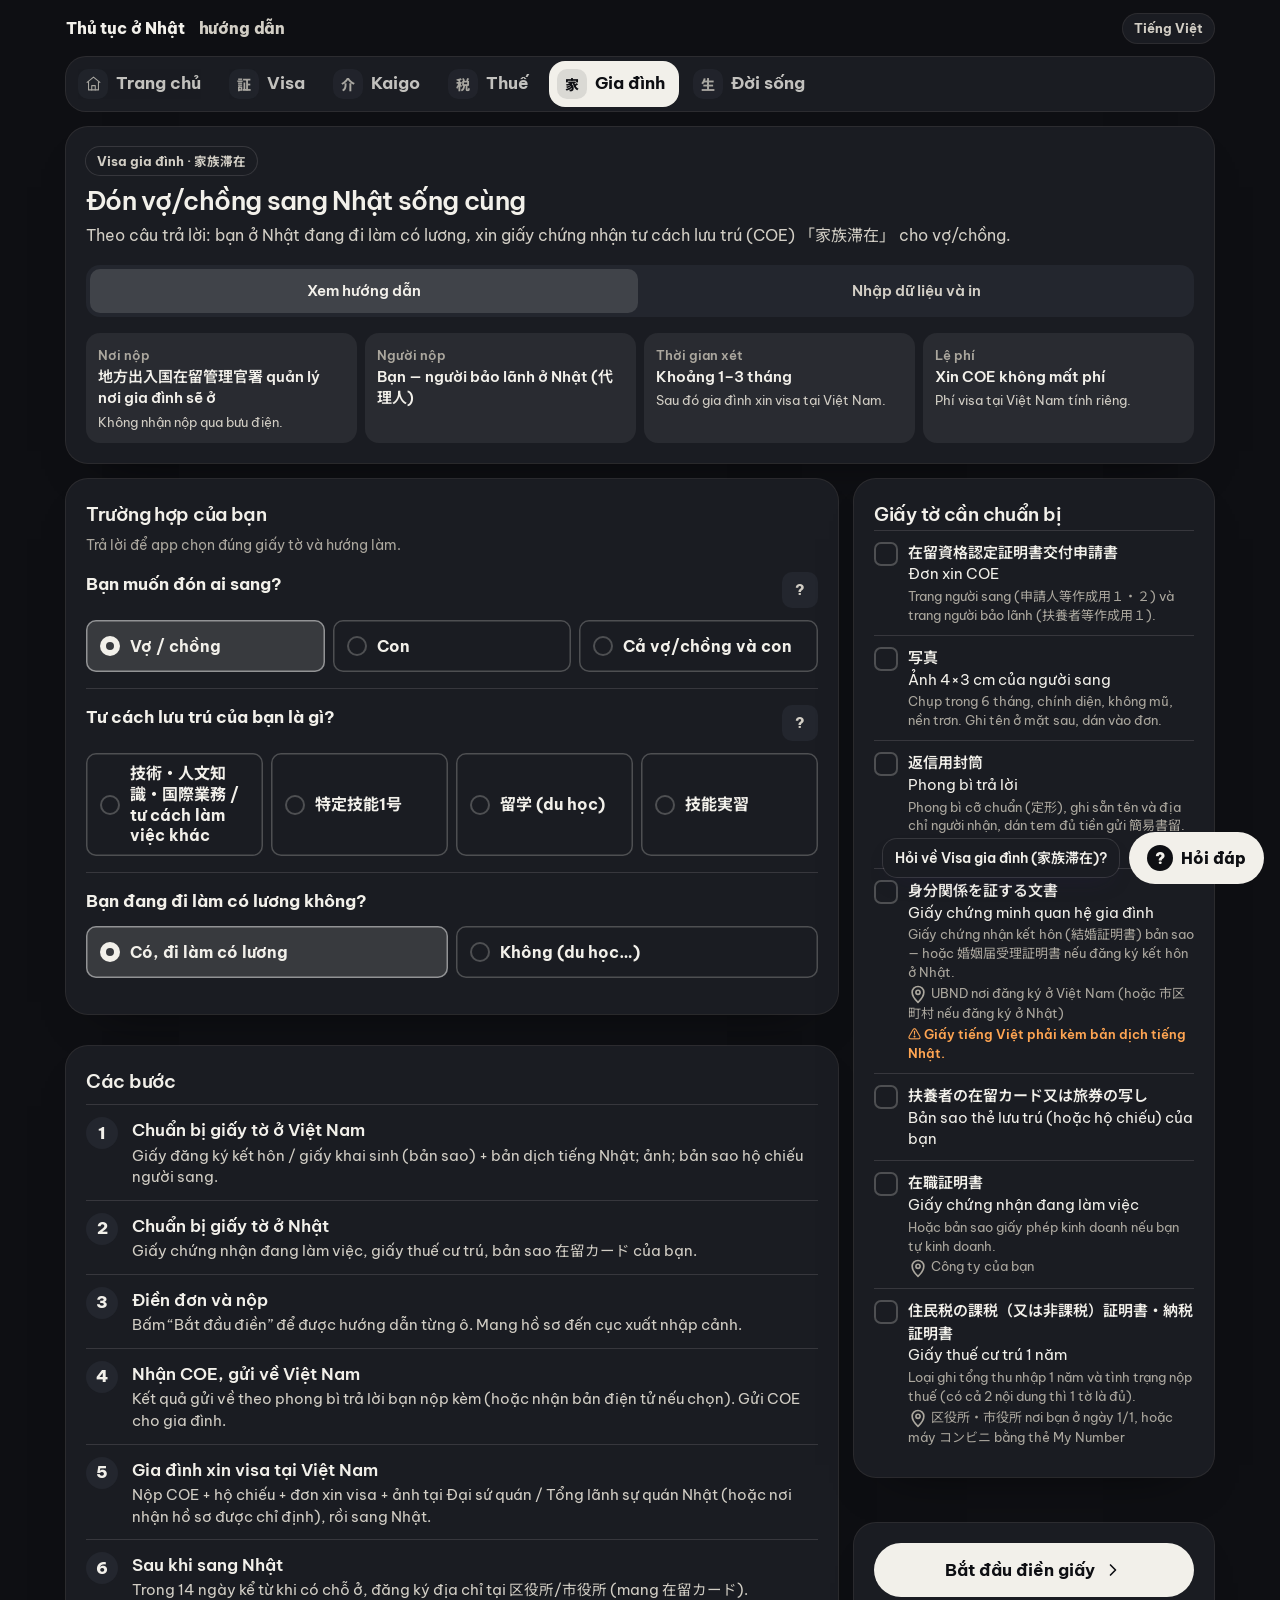
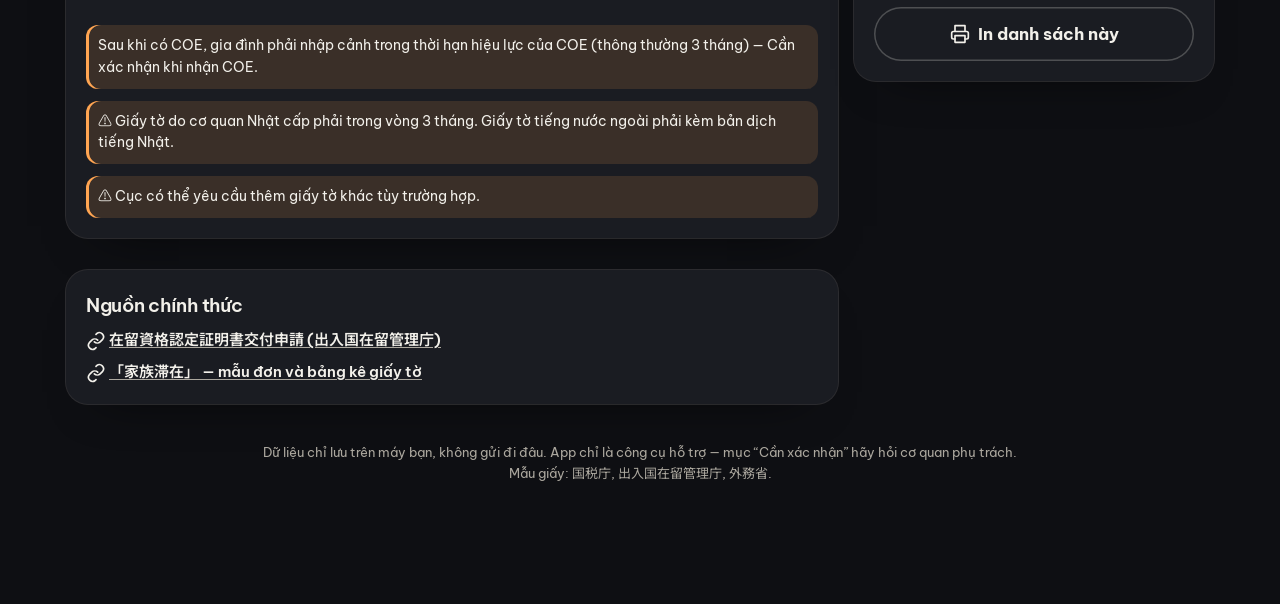
<file: kazoku.html>
<!DOCTYPE html>
<html lang="vi">
<head>
<meta charset="utf-8">
<meta name="viewport" content="width=device-width, initial-scale=1, viewport-fit=cover">
<meta name="theme-color" content="#0E0F13">
<title>Visa gia đình 家族滞在 — Thủ tục ở Nhật</title>
<meta name="description" content="Visa gia đình 家族滞在">
<link rel="manifest" href="manifest.webmanifest">
<link rel="icon" type="image/png" sizes="32x32" href="icons/favicon-32.png">
<link rel="apple-touch-icon" href="icons/apple-touch-icon.png">
<meta name="apple-mobile-web-app-capable" content="yes">
<meta name="apple-mobile-web-app-title" content="Thủ tục Nhật">
<link rel="preconnect" href="https://fonts.googleapis.com"><link rel="preconnect" href="https://fonts.gstatic.com" crossorigin>
<link rel="stylesheet" href="https://fonts.googleapis.com/css2?family=Be+Vietnam+Pro:wght@400;500;600;700;800&family=Noto+Sans+JP:wght@400;500;700&family=Klee+One:wght@600&display=swap">
<link rel="stylesheet" href="assets/app.css?v=1795704390">
</head>
<body class="proc-page" data-p="kazoku" data-in="giadinh visa">
<div class="wrap">
  <header class="top">
    <a class="brand" href="./" style="color:inherit;text-decoration:none">Thủ tục ở Nhật&nbsp;<span class="brand-g">hướng dẫn</span></a>
    <div class="top-r"><button type="button" class="pill install" id="installBtn" hidden><svg class="icon" width="16" height="16" viewBox="0 0 24 24" aria-hidden="true"><path d="M12 3v12M7 10l5 5 5-5M5 21h14"/></svg>Cài app</button><span class="pill-tag yr">Tiếng Việt</span>
      <div class="acct-pop" id="installPop" hidden><b>Cài app lên iPhone/iPad</b>1. Mở trang bằng Safari. 2. Bấm nút Chia sẻ. 3. Chọn 「Thêm vào MH chính」.</div></div>
  </header>
  <nav class="mt no-print" aria-label="Nhóm thủ tục"><a href="./" data-g="home"><i><svg width="17" height="17" viewBox="0 0 24 24" fill="none" stroke="currentColor" stroke-width="1.5" stroke-linecap="round" stroke-linejoin="round" aria-hidden="true"><path d="M3 10.5 12 3l9 7.5"/><path d="M5 9.5V21h14V9.5"/><path d="M9.5 21v-6h5v6"/></svg></i>Trang chủ</a><a href="visa.html" data-g="visa"><i>証</i>Visa</a><a href="kaigo.html" data-g="kaigo"><i>介</i>Kaigo</a><a href="thue.html" data-g="thue"><i>税</i>Thuế</a><a href="giadinh.html" data-g="giadinh"><i>家</i>Gia đình</a><a href="doisong.html" data-g="doisong"><i>生</i>Đời sống</a></nav>
  <main id="app" aria-live="polite"></main>
  <footer>Dữ liệu chỉ lưu trên máy bạn, không gửi đi đâu. App chỉ là công cụ hỗ trợ — mục “Cần xác nhận” hãy hỏi cơ quan phụ trách.<br>Mẫu giấy: 国税庁, 出入国在留管理庁, 外務省.</footer>
</div>
<nav class="nav" id="nav" hidden><div class="nav-in" id="navIn"></div></nav>
<script src="procs/kazoku.js?v=1795704390"></script>
<script src="assets/proc.js?v=1795704390"></script>
<script src="assets/tabs.js?v=1795704390"></script>
<script src="assets/faq-data.js?v=1795704390"></script>
<script src="assets/faq.js?v=1795704390"></script>
<script src="assets/pwa.js?v=1795704390"></script>
</body>
</html>
</file>
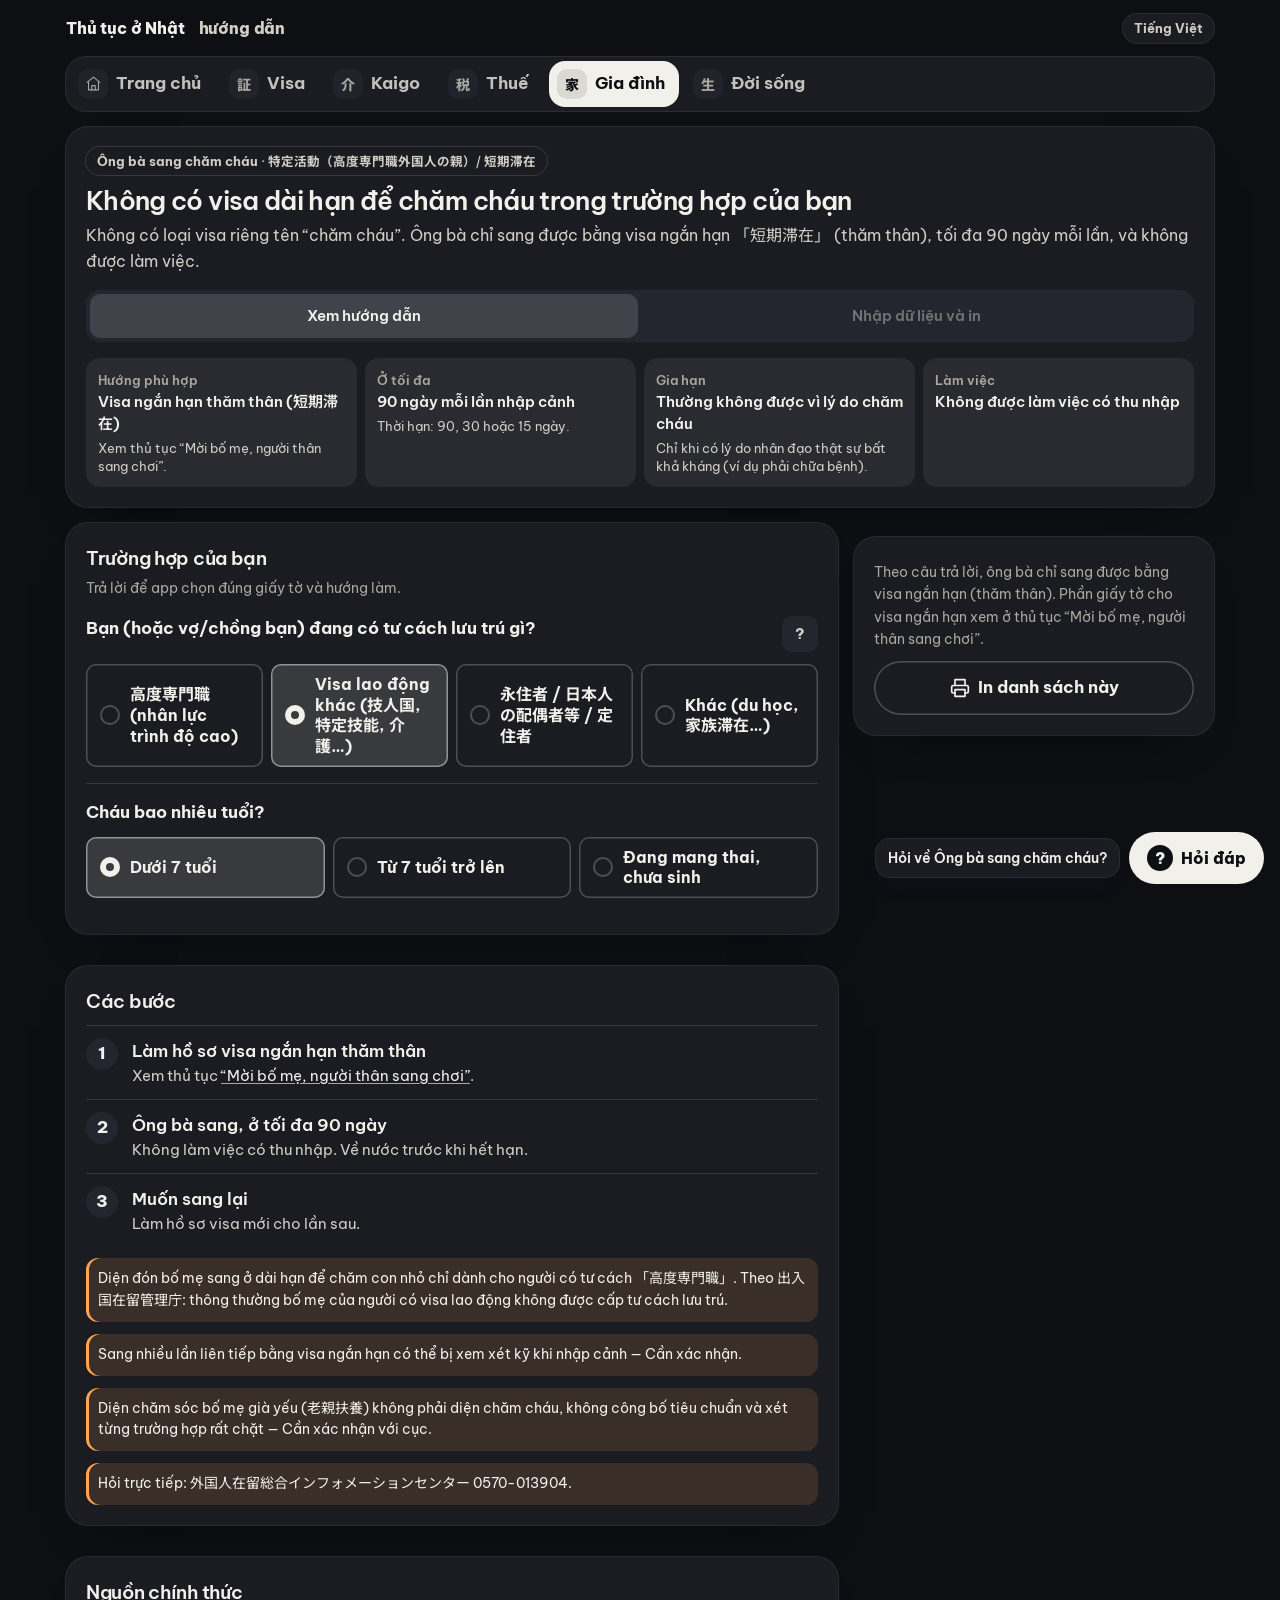
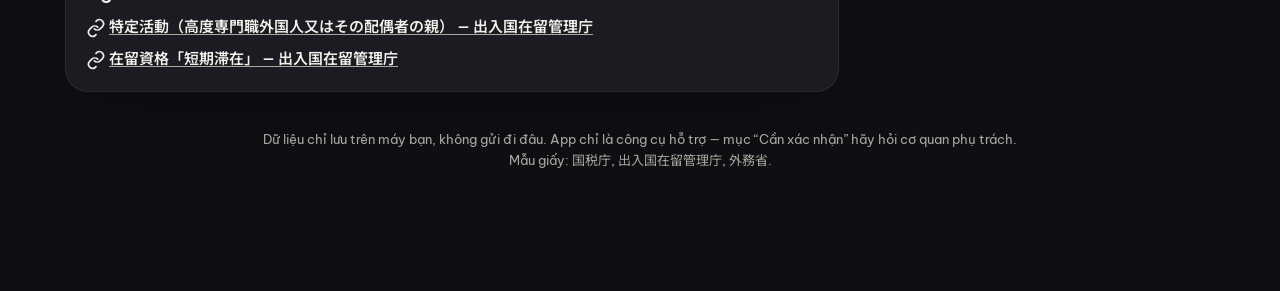
<file: mago.html>
<!DOCTYPE html>
<html lang="vi">
<head>
<meta charset="utf-8">
<meta name="viewport" content="width=device-width, initial-scale=1, viewport-fit=cover">
<meta name="theme-color" content="#0E0F13">
<title>Ông bà sang chăm cháu — Thủ tục ở Nhật</title>
<meta name="description" content="Ông bà sang chăm cháu">
<link rel="manifest" href="manifest.webmanifest">
<link rel="icon" type="image/png" sizes="32x32" href="icons/favicon-32.png">
<link rel="apple-touch-icon" href="icons/apple-touch-icon.png">
<meta name="apple-mobile-web-app-capable" content="yes">
<meta name="apple-mobile-web-app-title" content="Thủ tục Nhật">
<link rel="preconnect" href="https://fonts.googleapis.com"><link rel="preconnect" href="https://fonts.gstatic.com" crossorigin>
<link rel="stylesheet" href="https://fonts.googleapis.com/css2?family=Be+Vietnam+Pro:wght@400;500;600;700;800&family=Noto+Sans+JP:wght@400;500;700&family=Klee+One:wght@600&display=swap">
<link rel="stylesheet" href="assets/app.css?v=1795704390">
</head>
<body class="proc-page" data-p="mago" data-in="giadinh visa">
<div class="wrap">
  <header class="top">
    <a class="brand" href="./" style="color:inherit;text-decoration:none">Thủ tục ở Nhật&nbsp;<span class="brand-g">hướng dẫn</span></a>
    <div class="top-r"><button type="button" class="pill install" id="installBtn" hidden><svg class="icon" width="16" height="16" viewBox="0 0 24 24" aria-hidden="true"><path d="M12 3v12M7 10l5 5 5-5M5 21h14"/></svg>Cài app</button><span class="pill-tag yr">Tiếng Việt</span>
      <div class="acct-pop" id="installPop" hidden><b>Cài app lên iPhone/iPad</b>1. Mở trang bằng Safari. 2. Bấm nút Chia sẻ. 3. Chọn 「Thêm vào MH chính」.</div></div>
  </header>
  <nav class="mt no-print" aria-label="Nhóm thủ tục"><a href="./" data-g="home"><i><svg width="17" height="17" viewBox="0 0 24 24" fill="none" stroke="currentColor" stroke-width="1.5" stroke-linecap="round" stroke-linejoin="round" aria-hidden="true"><path d="M3 10.5 12 3l9 7.5"/><path d="M5 9.5V21h14V9.5"/><path d="M9.5 21v-6h5v6"/></svg></i>Trang chủ</a><a href="visa.html" data-g="visa"><i>証</i>Visa</a><a href="kaigo.html" data-g="kaigo"><i>介</i>Kaigo</a><a href="thue.html" data-g="thue"><i>税</i>Thuế</a><a href="giadinh.html" data-g="giadinh"><i>家</i>Gia đình</a><a href="doisong.html" data-g="doisong"><i>生</i>Đời sống</a></nav>
  <main id="app" aria-live="polite"></main>
  <footer>Dữ liệu chỉ lưu trên máy bạn, không gửi đi đâu. App chỉ là công cụ hỗ trợ — mục “Cần xác nhận” hãy hỏi cơ quan phụ trách.<br>Mẫu giấy: 国税庁, 出入国在留管理庁, 外務省.</footer>
</div>
<nav class="nav" id="nav" hidden><div class="nav-in" id="navIn"></div></nav>
<script src="procs/mago.js?v=1795704390"></script>
<script src="assets/proc.js?v=1795704390"></script>
<script src="assets/tabs.js?v=1795704390"></script>
<script src="assets/faq-data.js?v=1795704390"></script>
<script src="assets/faq.js?v=1795704390"></script>
<script src="assets/pwa.js?v=1795704390"></script>
</body>
</html>
</file>
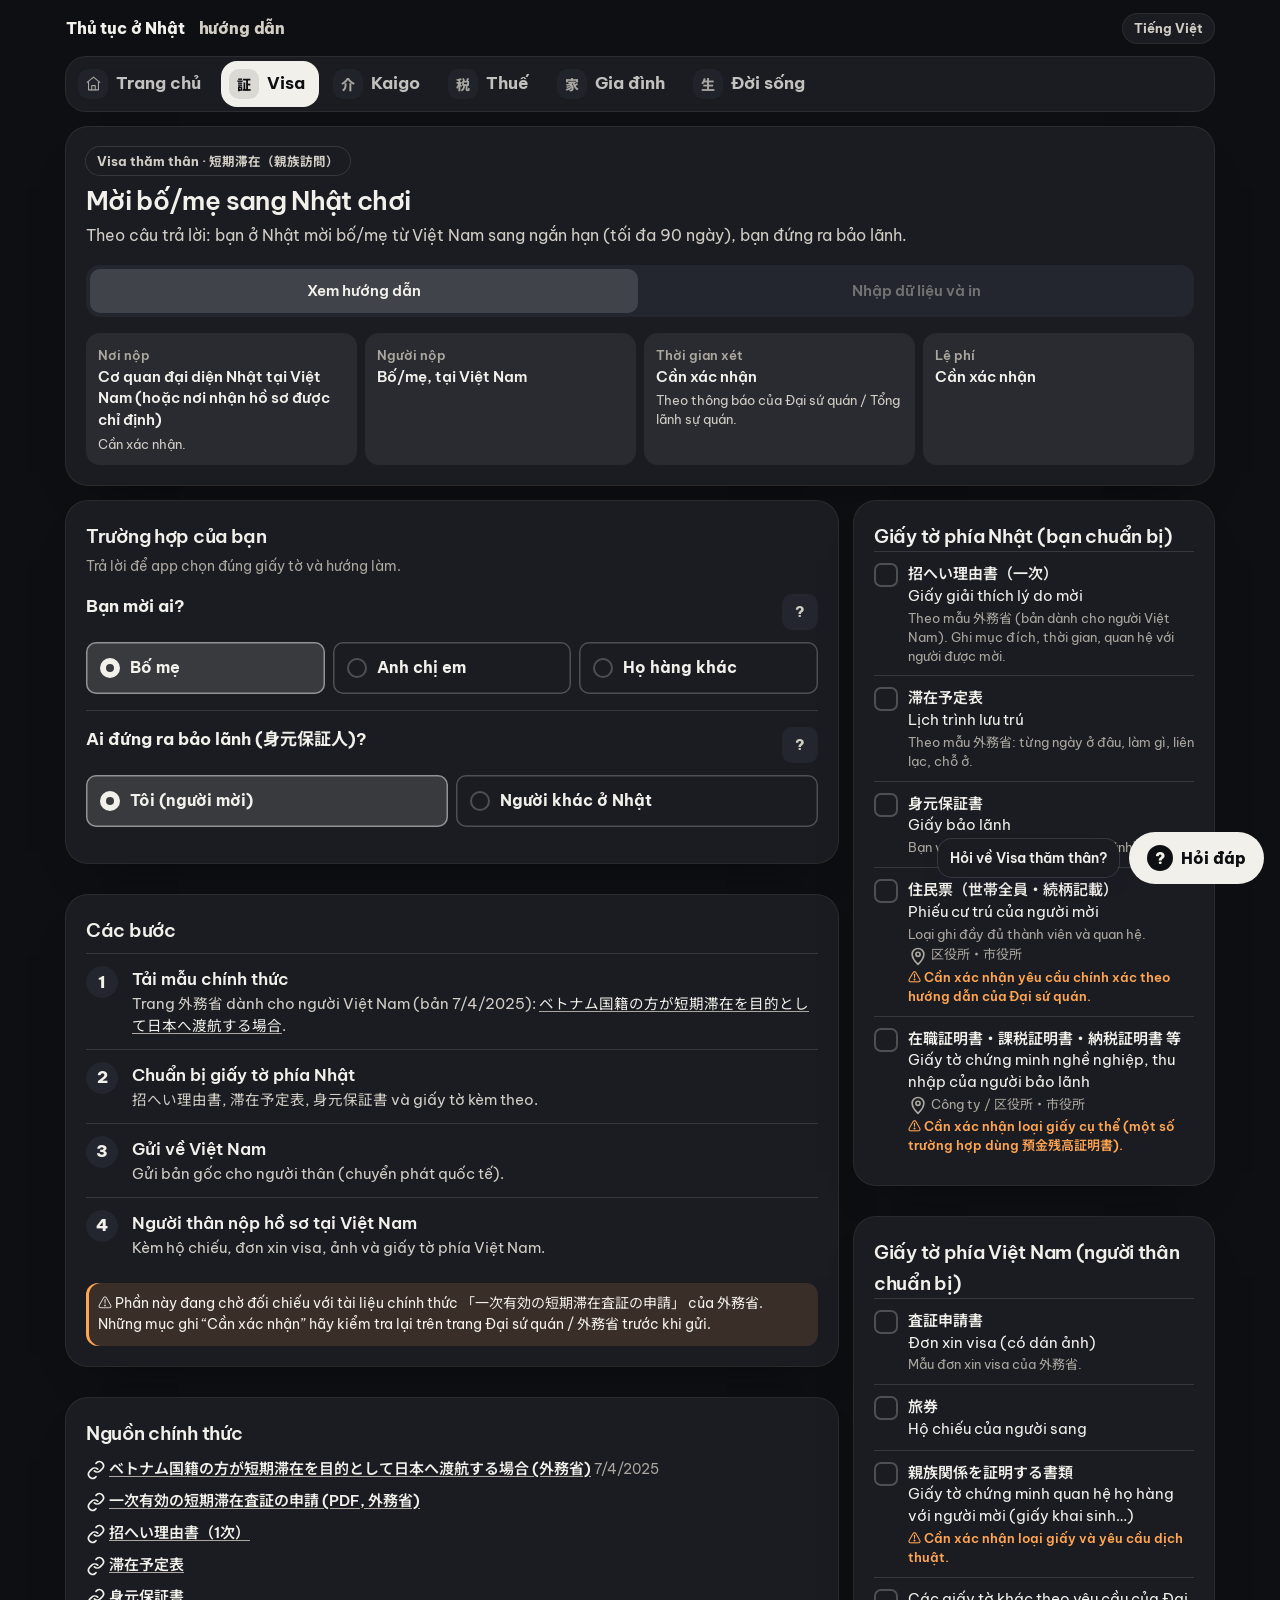
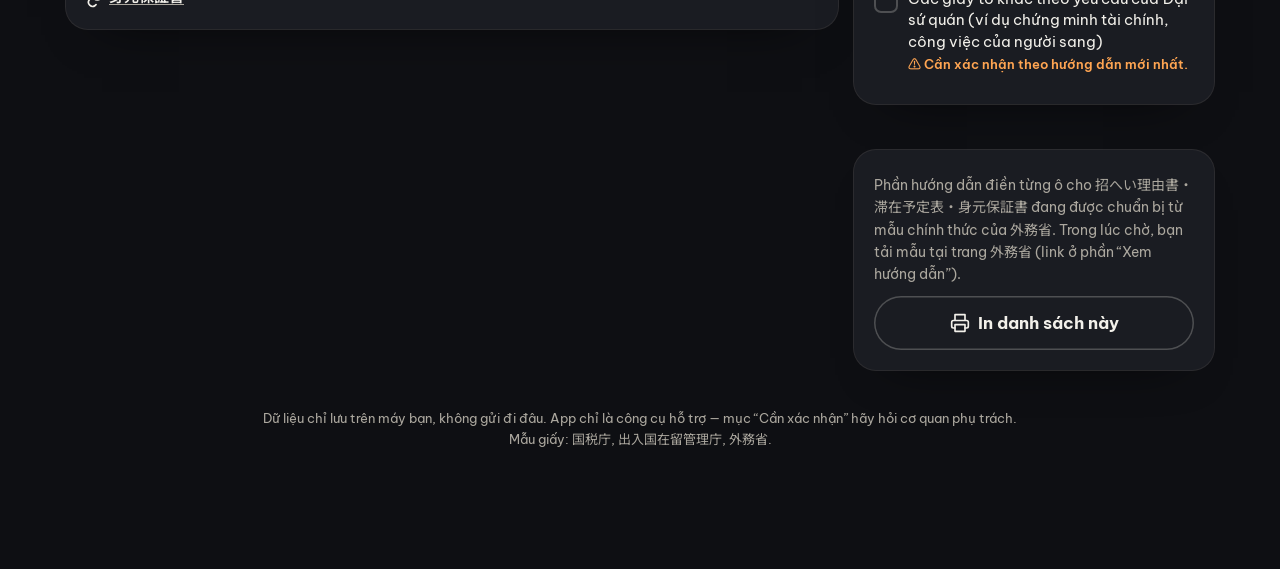
<file: shinzoku.html>
<!DOCTYPE html>
<html lang="vi">
<head>
<meta charset="utf-8">
<meta name="viewport" content="width=device-width, initial-scale=1, viewport-fit=cover">
<meta name="theme-color" content="#0E0F13">
<title>Visa thăm thân — Thủ tục ở Nhật</title>
<meta name="description" content="Visa thăm thân">
<link rel="manifest" href="manifest.webmanifest">
<link rel="icon" type="image/png" sizes="32x32" href="icons/favicon-32.png">
<link rel="apple-touch-icon" href="icons/apple-touch-icon.png">
<meta name="apple-mobile-web-app-capable" content="yes">
<meta name="apple-mobile-web-app-title" content="Thủ tục Nhật">
<link rel="preconnect" href="https://fonts.googleapis.com"><link rel="preconnect" href="https://fonts.gstatic.com" crossorigin>
<link rel="stylesheet" href="https://fonts.googleapis.com/css2?family=Be+Vietnam+Pro:wght@400;500;600;700;800&family=Noto+Sans+JP:wght@400;500;700&family=Klee+One:wght@600&display=swap">
<link rel="stylesheet" href="assets/app.css?v=1795704390">
</head>
<body class="proc-page" data-p="shinzoku" data-in="visa giadinh">
<div class="wrap">
  <header class="top">
    <a class="brand" href="./" style="color:inherit;text-decoration:none">Thủ tục ở Nhật&nbsp;<span class="brand-g">hướng dẫn</span></a>
    <div class="top-r"><button type="button" class="pill install" id="installBtn" hidden><svg class="icon" width="16" height="16" viewBox="0 0 24 24" aria-hidden="true"><path d="M12 3v12M7 10l5 5 5-5M5 21h14"/></svg>Cài app</button><span class="pill-tag yr">Tiếng Việt</span>
      <div class="acct-pop" id="installPop" hidden><b>Cài app lên iPhone/iPad</b>1. Mở trang bằng Safari. 2. Bấm nút Chia sẻ. 3. Chọn 「Thêm vào MH chính」.</div></div>
  </header>
  <nav class="mt no-print" aria-label="Nhóm thủ tục"><a href="./" data-g="home"><i><svg width="17" height="17" viewBox="0 0 24 24" fill="none" stroke="currentColor" stroke-width="1.5" stroke-linecap="round" stroke-linejoin="round" aria-hidden="true"><path d="M3 10.5 12 3l9 7.5"/><path d="M5 9.5V21h14V9.5"/><path d="M9.5 21v-6h5v6"/></svg></i>Trang chủ</a><a href="visa.html" data-g="visa"><i>証</i>Visa</a><a href="kaigo.html" data-g="kaigo"><i>介</i>Kaigo</a><a href="thue.html" data-g="thue"><i>税</i>Thuế</a><a href="giadinh.html" data-g="giadinh"><i>家</i>Gia đình</a><a href="doisong.html" data-g="doisong"><i>生</i>Đời sống</a></nav>
  <main id="app" aria-live="polite"></main>
  <footer>Dữ liệu chỉ lưu trên máy bạn, không gửi đi đâu. App chỉ là công cụ hỗ trợ — mục “Cần xác nhận” hãy hỏi cơ quan phụ trách.<br>Mẫu giấy: 国税庁, 出入国在留管理庁, 外務省.</footer>
</div>
<nav class="nav" id="nav" hidden><div class="nav-in" id="navIn"></div></nav>
<script src="procs/shinzoku.js?v=1795704390"></script>
<script src="assets/proc.js?v=1795704390"></script>
<script src="assets/tabs.js?v=1795704390"></script>
<script src="assets/faq-data.js?v=1795704390"></script>
<script src="assets/faq.js?v=1795704390"></script>
<script src="assets/pwa.js?v=1795704390"></script>
</body>
</html>
</file>
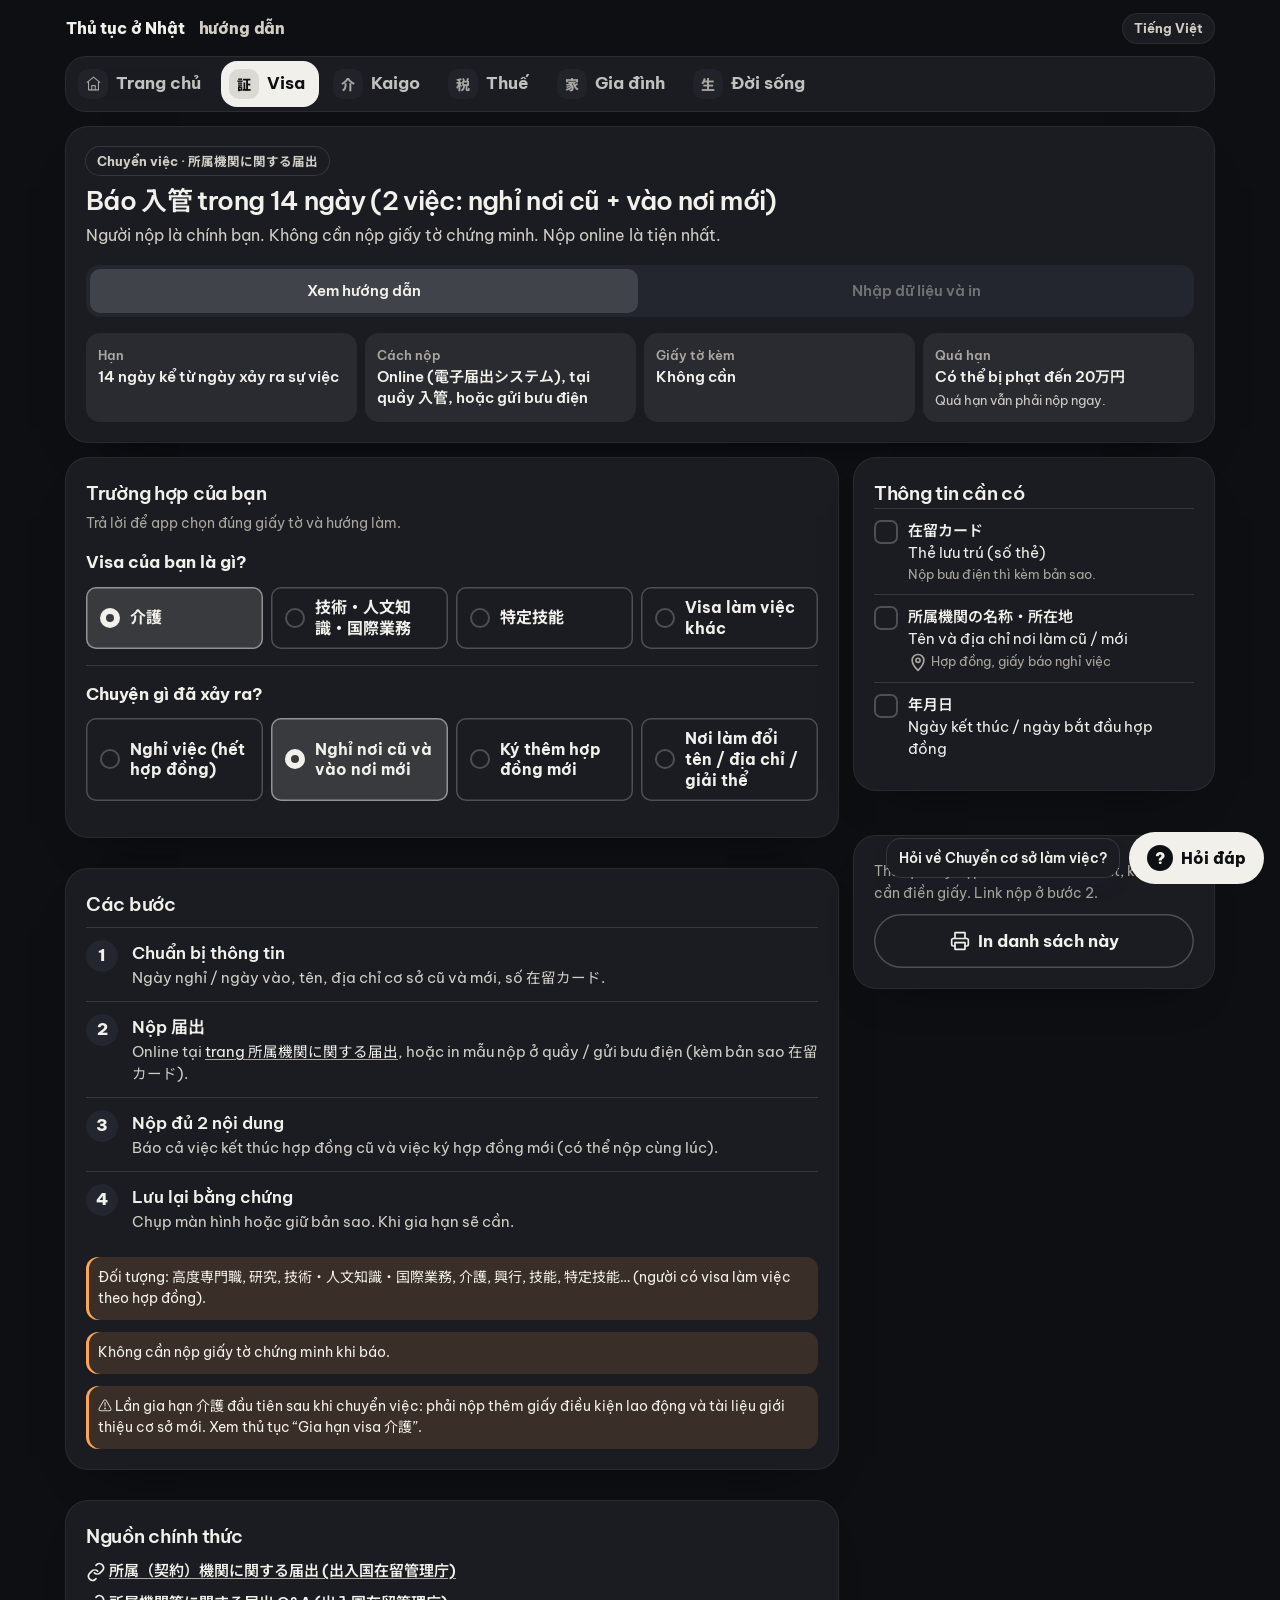
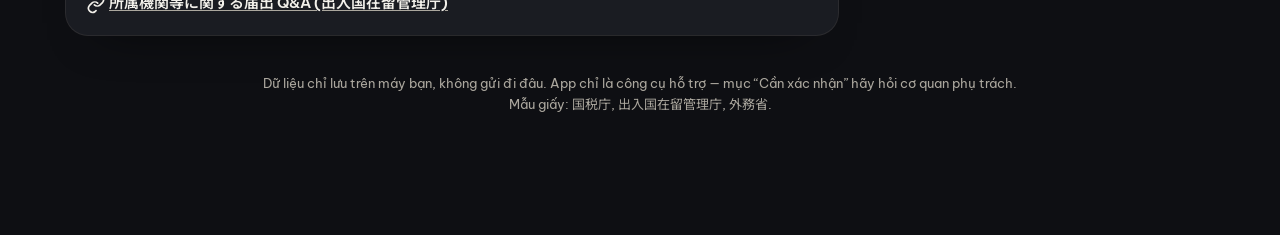
<file: shozoku.html>
<!DOCTYPE html>
<html lang="vi">
<head>
<meta charset="utf-8">
<meta name="viewport" content="width=device-width, initial-scale=1, viewport-fit=cover">
<meta name="theme-color" content="#0E0F13">
<title>Chuyển cơ sở làm việc — Thủ tục ở Nhật</title>
<meta name="description" content="Chuyển cơ sở làm việc">
<link rel="manifest" href="manifest.webmanifest">
<link rel="icon" type="image/png" sizes="32x32" href="icons/favicon-32.png">
<link rel="apple-touch-icon" href="icons/apple-touch-icon.png">
<meta name="apple-mobile-web-app-capable" content="yes">
<meta name="apple-mobile-web-app-title" content="Thủ tục Nhật">
<link rel="preconnect" href="https://fonts.googleapis.com"><link rel="preconnect" href="https://fonts.gstatic.com" crossorigin>
<link rel="stylesheet" href="https://fonts.googleapis.com/css2?family=Be+Vietnam+Pro:wght@400;500;600;700;800&family=Noto+Sans+JP:wght@400;500;700&family=Klee+One:wght@600&display=swap">
<link rel="stylesheet" href="assets/app.css?v=1795704390">
</head>
<body class="proc-page" data-p="shozoku" data-in="visa kaigo">
<div class="wrap">
  <header class="top">
    <a class="brand" href="./" style="color:inherit;text-decoration:none">Thủ tục ở Nhật&nbsp;<span class="brand-g">hướng dẫn</span></a>
    <div class="top-r"><button type="button" class="pill install" id="installBtn" hidden><svg class="icon" width="16" height="16" viewBox="0 0 24 24" aria-hidden="true"><path d="M12 3v12M7 10l5 5 5-5M5 21h14"/></svg>Cài app</button><span class="pill-tag yr">Tiếng Việt</span>
      <div class="acct-pop" id="installPop" hidden><b>Cài app lên iPhone/iPad</b>1. Mở trang bằng Safari. 2. Bấm nút Chia sẻ. 3. Chọn 「Thêm vào MH chính」.</div></div>
  </header>
  <nav class="mt no-print" aria-label="Nhóm thủ tục"><a href="./" data-g="home"><i><svg width="17" height="17" viewBox="0 0 24 24" fill="none" stroke="currentColor" stroke-width="1.5" stroke-linecap="round" stroke-linejoin="round" aria-hidden="true"><path d="M3 10.5 12 3l9 7.5"/><path d="M5 9.5V21h14V9.5"/><path d="M9.5 21v-6h5v6"/></svg></i>Trang chủ</a><a href="visa.html" data-g="visa"><i>証</i>Visa</a><a href="kaigo.html" data-g="kaigo"><i>介</i>Kaigo</a><a href="thue.html" data-g="thue"><i>税</i>Thuế</a><a href="giadinh.html" data-g="giadinh"><i>家</i>Gia đình</a><a href="doisong.html" data-g="doisong"><i>生</i>Đời sống</a></nav>
  <main id="app" aria-live="polite"></main>
  <footer>Dữ liệu chỉ lưu trên máy bạn, không gửi đi đâu. App chỉ là công cụ hỗ trợ — mục “Cần xác nhận” hãy hỏi cơ quan phụ trách.<br>Mẫu giấy: 国税庁, 出入国在留管理庁, 外務省.</footer>
</div>
<nav class="nav" id="nav" hidden><div class="nav-in" id="navIn"></div></nav>
<script src="procs/shozoku.js?v=1795704390"></script>
<script src="assets/proc.js?v=1795704390"></script>
<script src="assets/tabs.js?v=1795704390"></script>
<script src="assets/faq-data.js?v=1795704390"></script>
<script src="assets/faq.js?v=1795704390"></script>
<script src="assets/pwa.js?v=1795704390"></script>
</body>
</html>
</file>
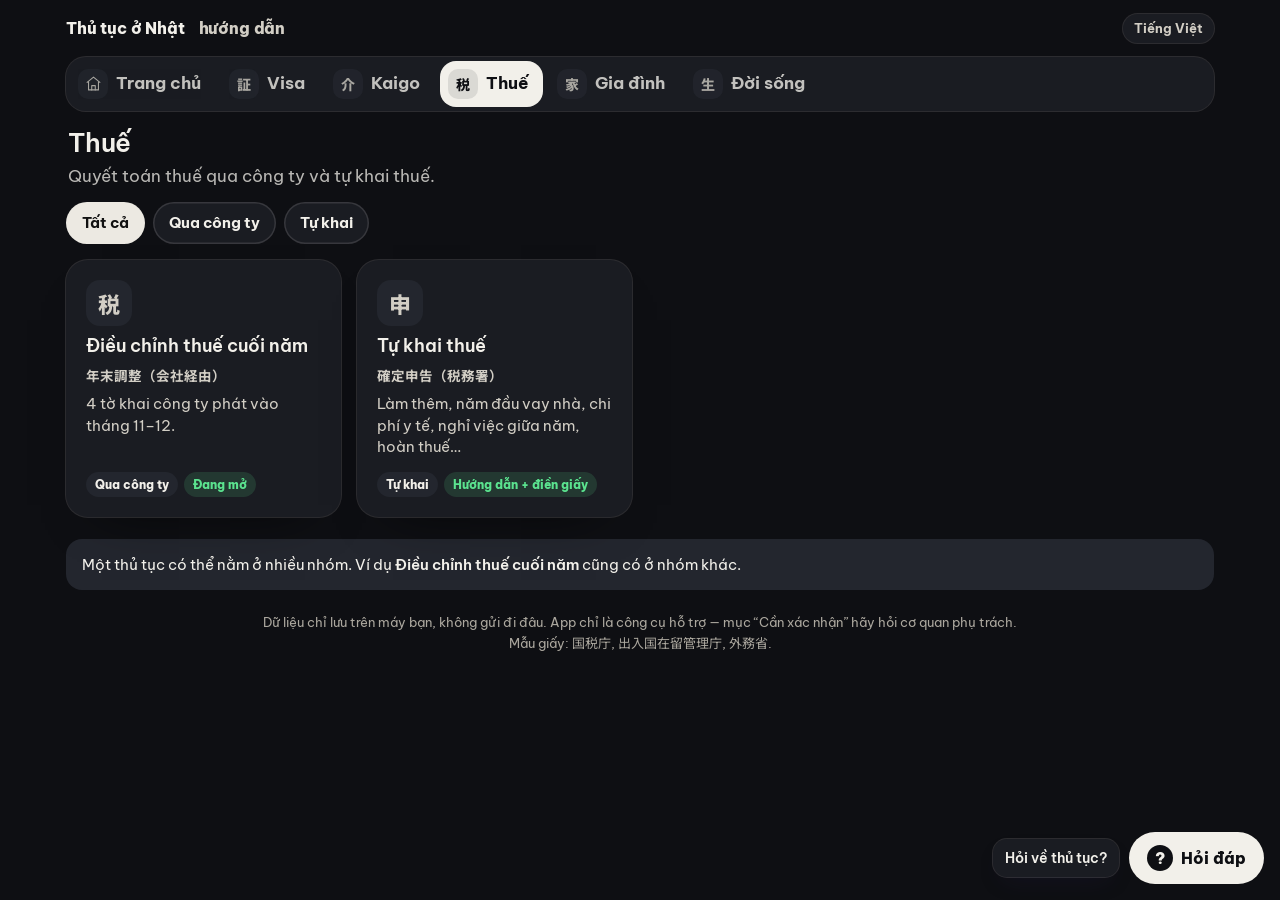
<file: thue.html>
<!DOCTYPE html>
<html lang="vi">
<head>
<meta charset="utf-8">
<meta name="viewport" content="width=device-width, initial-scale=1, viewport-fit=cover">
<meta name="theme-color" content="#0E0F13">
<title>Thuế — Thủ tục ở Nhật</title>
<meta name="description" content="Quyết toán thuế qua công ty và tự khai thuế.">
<link rel="manifest" href="manifest.webmanifest">
<link rel="icon" type="image/png" sizes="32x32" href="icons/favicon-32.png">
<link rel="apple-touch-icon" href="icons/apple-touch-icon.png">
<meta name="apple-mobile-web-app-capable" content="yes">
<meta name="apple-mobile-web-app-title" content="Thủ tục Nhật">
<link rel="preconnect" href="https://fonts.googleapis.com"><link rel="preconnect" href="https://fonts.gstatic.com" crossorigin>
<link rel="stylesheet" href="https://fonts.googleapis.com/css2?family=Be+Vietnam+Pro:wght@400;500;600;700;800&family=Noto+Sans+JP:wght@400;500;700&family=Klee+One:wght@600&display=swap">
<link rel="stylesheet" href="assets/app.css?v=1795704390">
</head>
<body class="home-page" data-g="thue">
<div class="wrap">
  <header class="top">
    <a class="brand" href="./" style="color:inherit;text-decoration:none">Thủ tục ở Nhật&nbsp;<span class="brand-g">hướng dẫn</span></a>
    <div class="top-r"><button type="button" class="pill install" id="installBtn" hidden><svg class="icon" width="16" height="16" viewBox="0 0 24 24" aria-hidden="true"><path d="M12 3v12M7 10l5 5 5-5M5 21h14"/></svg>Cài app</button><span class="pill-tag yr">Tiếng Việt</span>
      <div class="acct-pop" id="installPop" hidden><b>Cài app lên iPhone/iPad</b>1. Mở trang bằng Safari. 2. Bấm nút Chia sẻ. 3. Chọn 「Thêm vào MH chính」.</div></div>
  </header>
  <nav class="mt no-print" aria-label="Nhóm thủ tục"><a href="./" data-g="home"><i><svg width="17" height="17" viewBox="0 0 24 24" fill="none" stroke="currentColor" stroke-width="1.5" stroke-linecap="round" stroke-linejoin="round" aria-hidden="true"><path d="M3 10.5 12 3l9 7.5"/><path d="M5 9.5V21h14V9.5"/><path d="M9.5 21v-6h5v6"/></svg></i>Trang chủ</a><a href="visa.html" data-g="visa"><i>証</i>Visa</a><a href="kaigo.html" data-g="kaigo"><i>介</i>Kaigo</a><a href="thue.html" data-g="thue"><i>税</i>Thuế</a><a href="giadinh.html" data-g="giadinh"><i>家</i>Gia đình</a><a href="doisong.html" data-g="doisong"><i>生</i>Đời sống</a></nav>
  <main id="app" aria-live="polite"><section class="ghead"><h1>Thuế</h1><p>Quyết toán thuế qua công ty và tự khai thuế.</p></section><div class="sub" role="group" aria-label="Lọc"><button type="button" class="on" data-sub="all" aria-pressed="true">Tất cả</button><button type="button" data-sub="s0" aria-pressed="false">Qua công ty</button><button type="button" data-sub="s1" aria-pressed="false">Tự khai</button></div><div class="pgrid"><a class="pcard" href="nenmatsu.html" data-sub="s0"><span class="ic">税</span><b>Điều chỉnh thuế cuối năm</b><span class="jp">年末調整（会社経由）</span><p>4 tờ khai công ty phát vào tháng 11–12.</p><span class="meta"><span class="tg">Qua công ty</span><span class="tg f">Đang mở</span></span></a><a class="pcard" href="kakutei.html" data-sub="s1"><span class="ic">申</span><b>Tự khai thuế</b><span class="jp">確定申告（税務署）</span><p>Làm thêm, năm đầu vay nhà, chi phí y tế, nghỉ việc giữa năm, hoàn thuế…</p><span class="meta"><span class="tg">Tự khai</span><span class="tg f">Hướng dẫn + điền giấy</span></span></a></div><div class="also">Một thủ tục có thể nằm ở nhiều nhóm. Ví dụ <b>Điều chỉnh thuế cuối năm</b> cũng có ở nhóm khác.</div></main>
  <footer>Dữ liệu chỉ lưu trên máy bạn, không gửi đi đâu. App chỉ là công cụ hỗ trợ — mục “Cần xác nhận” hãy hỏi cơ quan phụ trách.<br>Mẫu giấy: 国税庁, 出入国在留管理庁, 外務省.</footer>
</div>
<nav class="nav" id="nav" hidden><div class="nav-in" id="navIn"></div></nav>
<script>window.QA_TOPIC="general"</script>
<script src="assets/tabs.js?v=1795704390"></script>
<script src="assets/faq-data.js?v=1795704390"></script>
<script src="assets/faq.js?v=1795704390"></script>
<script src="assets/pwa.js?v=1795704390"></script>
</body>
</html>
</file>
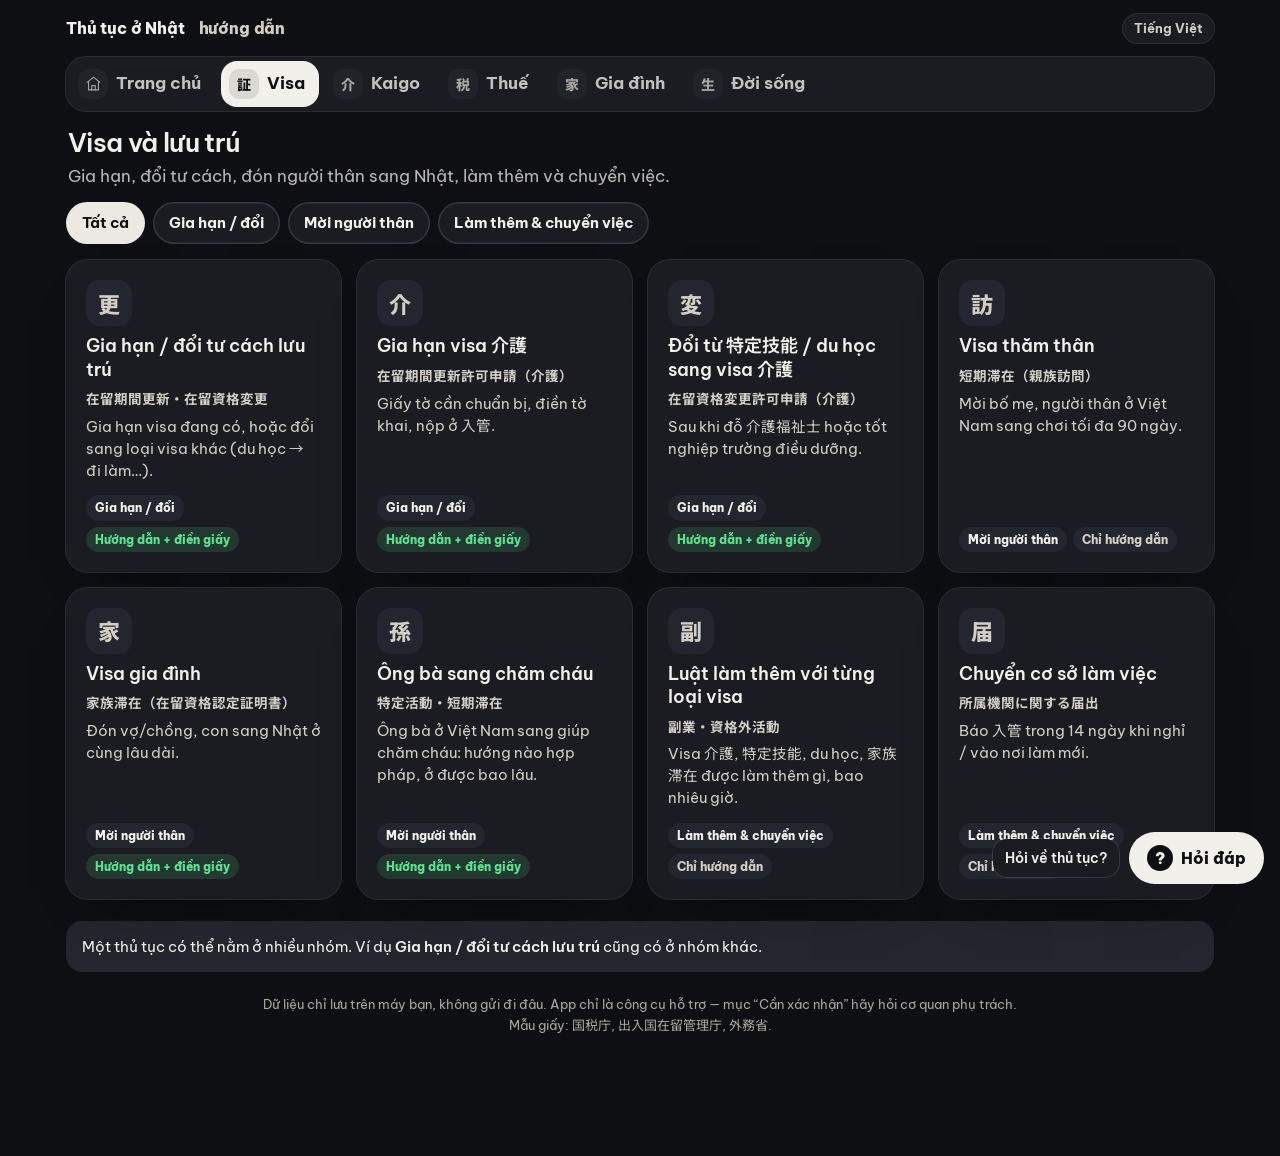
<file: visa.html>
<!DOCTYPE html>
<html lang="vi">
<head>
<meta charset="utf-8">
<meta name="viewport" content="width=device-width, initial-scale=1, viewport-fit=cover">
<meta name="theme-color" content="#0E0F13">
<title>Visa và lưu trú — Thủ tục ở Nhật</title>
<meta name="description" content="Gia hạn, đổi tư cách, đón người thân sang Nhật, làm thêm và chuyển việc.">
<link rel="manifest" href="manifest.webmanifest">
<link rel="icon" type="image/png" sizes="32x32" href="icons/favicon-32.png">
<link rel="apple-touch-icon" href="icons/apple-touch-icon.png">
<meta name="apple-mobile-web-app-capable" content="yes">
<meta name="apple-mobile-web-app-title" content="Thủ tục Nhật">
<link rel="preconnect" href="https://fonts.googleapis.com"><link rel="preconnect" href="https://fonts.gstatic.com" crossorigin>
<link rel="stylesheet" href="https://fonts.googleapis.com/css2?family=Be+Vietnam+Pro:wght@400;500;600;700;800&family=Noto+Sans+JP:wght@400;500;700&family=Klee+One:wght@600&display=swap">
<link rel="stylesheet" href="assets/app.css?v=1795704390">
</head>
<body class="home-page" data-g="visa">
<div class="wrap">
  <header class="top">
    <a class="brand" href="./" style="color:inherit;text-decoration:none">Thủ tục ở Nhật&nbsp;<span class="brand-g">hướng dẫn</span></a>
    <div class="top-r"><button type="button" class="pill install" id="installBtn" hidden><svg class="icon" width="16" height="16" viewBox="0 0 24 24" aria-hidden="true"><path d="M12 3v12M7 10l5 5 5-5M5 21h14"/></svg>Cài app</button><span class="pill-tag yr">Tiếng Việt</span>
      <div class="acct-pop" id="installPop" hidden><b>Cài app lên iPhone/iPad</b>1. Mở trang bằng Safari. 2. Bấm nút Chia sẻ. 3. Chọn 「Thêm vào MH chính」.</div></div>
  </header>
  <nav class="mt no-print" aria-label="Nhóm thủ tục"><a href="./" data-g="home"><i><svg width="17" height="17" viewBox="0 0 24 24" fill="none" stroke="currentColor" stroke-width="1.5" stroke-linecap="round" stroke-linejoin="round" aria-hidden="true"><path d="M3 10.5 12 3l9 7.5"/><path d="M5 9.5V21h14V9.5"/><path d="M9.5 21v-6h5v6"/></svg></i>Trang chủ</a><a href="visa.html" data-g="visa"><i>証</i>Visa</a><a href="kaigo.html" data-g="kaigo"><i>介</i>Kaigo</a><a href="thue.html" data-g="thue"><i>税</i>Thuế</a><a href="giadinh.html" data-g="giadinh"><i>家</i>Gia đình</a><a href="doisong.html" data-g="doisong"><i>生</i>Đời sống</a></nav>
  <main id="app" aria-live="polite"><section class="ghead"><h1>Visa và lưu trú</h1><p>Gia hạn, đổi tư cách, đón người thân sang Nhật, làm thêm và chuyển việc.</p></section><div class="sub" role="group" aria-label="Lọc"><button type="button" class="on" data-sub="all" aria-pressed="true">Tất cả</button><button type="button" data-sub="s0" aria-pressed="false">Gia hạn / đổi</button><button type="button" data-sub="s1" aria-pressed="false">Mời người thân</button><button type="button" data-sub="s2" aria-pressed="false">Làm thêm &amp; chuyển việc</button></div><div class="pgrid"><a class="pcard" href="zairyu.html" data-sub="s0"><span class="ic">更</span><b>Gia hạn / đổi tư cách lưu trú</b><span class="jp">在留期間更新・在留資格変更</span><p>Gia hạn visa đang có, hoặc đổi sang loại visa khác (du học → đi làm…).</p><span class="meta"><span class="tg">Gia hạn / đổi</span><span class="tg f">Hướng dẫn + điền giấy</span></span></a><a class="pcard" href="zairyu.html?set=kind:koshin,target:kaigo" data-sub="s0"><span class="ic">介</span><b>Gia hạn visa 介護</b><span class="jp">在留期間更新許可申請（介護）</span><p>Giấy tờ cần chuẩn bị, điền tờ khai, nộp ở 入管.</p><span class="meta"><span class="tg">Gia hạn / đổi</span><span class="tg f">Hướng dẫn + điền giấy</span></span></a><a class="pcard" href="zairyu.html?set=kind:henko,target:kaigo" data-sub="s0"><span class="ic">変</span><b>Đổi từ 特定技能 / du học sang visa 介護</b><span class="jp">在留資格変更許可申請（介護）</span><p>Sau khi đỗ 介護福祉士 hoặc tốt nghiệp trường điều dưỡng.</p><span class="meta"><span class="tg">Gia hạn / đổi</span><span class="tg f">Hướng dẫn + điền giấy</span></span></a><a class="pcard" href="shinzoku.html" data-sub="s1"><span class="ic">訪</span><b>Visa thăm thân</b><span class="jp">短期滞在（親族訪問）</span><p>Mời bố mẹ, người thân ở Việt Nam sang chơi tối đa 90 ngày.</p><span class="meta"><span class="tg">Mời người thân</span><span class="tg s">Chỉ hướng dẫn</span></span></a><a class="pcard" href="kazoku.html" data-sub="s1"><span class="ic">家</span><b>Visa gia đình</b><span class="jp">家族滞在（在留資格認定証明書）</span><p>Đón vợ/chồng, con sang Nhật ở cùng lâu dài.</p><span class="meta"><span class="tg">Mời người thân</span><span class="tg f">Hướng dẫn + điền giấy</span></span></a><a class="pcard" href="mago.html" data-sub="s1"><span class="ic">孫</span><b>Ông bà sang chăm cháu</b><span class="jp">特定活動・短期滞在</span><p>Ông bà ở Việt Nam sang giúp chăm cháu: hướng nào hợp pháp, ở được bao lâu.</p><span class="meta"><span class="tg">Mời người thân</span><span class="tg f">Hướng dẫn + điền giấy</span></span></a><a class="pcard" href="fukugyo.html" data-sub="s2"><span class="ic">副</span><b>Luật làm thêm với từng loại visa</b><span class="jp">副業・資格外活動</span><p>Visa 介護, 特定技能, du học, 家族滞在 được làm thêm gì, bao nhiêu giờ.</p><span class="meta"><span class="tg">Làm thêm &amp; chuyển việc</span><span class="tg s">Chỉ hướng dẫn</span></span></a><a class="pcard" href="shozoku.html" data-sub="s2"><span class="ic">届</span><b>Chuyển cơ sở làm việc</b><span class="jp">所属機関に関する届出</span><p>Báo 入管 trong 14 ngày khi nghỉ / vào nơi làm mới.</p><span class="meta"><span class="tg">Làm thêm &amp; chuyển việc</span><span class="tg s">Chỉ hướng dẫn</span></span></a></div><div class="also">Một thủ tục có thể nằm ở nhiều nhóm. Ví dụ <b>Gia hạn / đổi tư cách lưu trú</b> cũng có ở nhóm khác.</div></main>
  <footer>Dữ liệu chỉ lưu trên máy bạn, không gửi đi đâu. App chỉ là công cụ hỗ trợ — mục “Cần xác nhận” hãy hỏi cơ quan phụ trách.<br>Mẫu giấy: 国税庁, 出入国在留管理庁, 外務省.</footer>
</div>
<nav class="nav" id="nav" hidden><div class="nav-in" id="navIn"></div></nav>
<script>window.QA_TOPIC="general"</script>
<script src="assets/tabs.js?v=1795704390"></script>
<script src="assets/faq-data.js?v=1795704390"></script>
<script src="assets/faq.js?v=1795704390"></script>
<script src="assets/pwa.js?v=1795704390"></script>
</body>
</html>
</file>
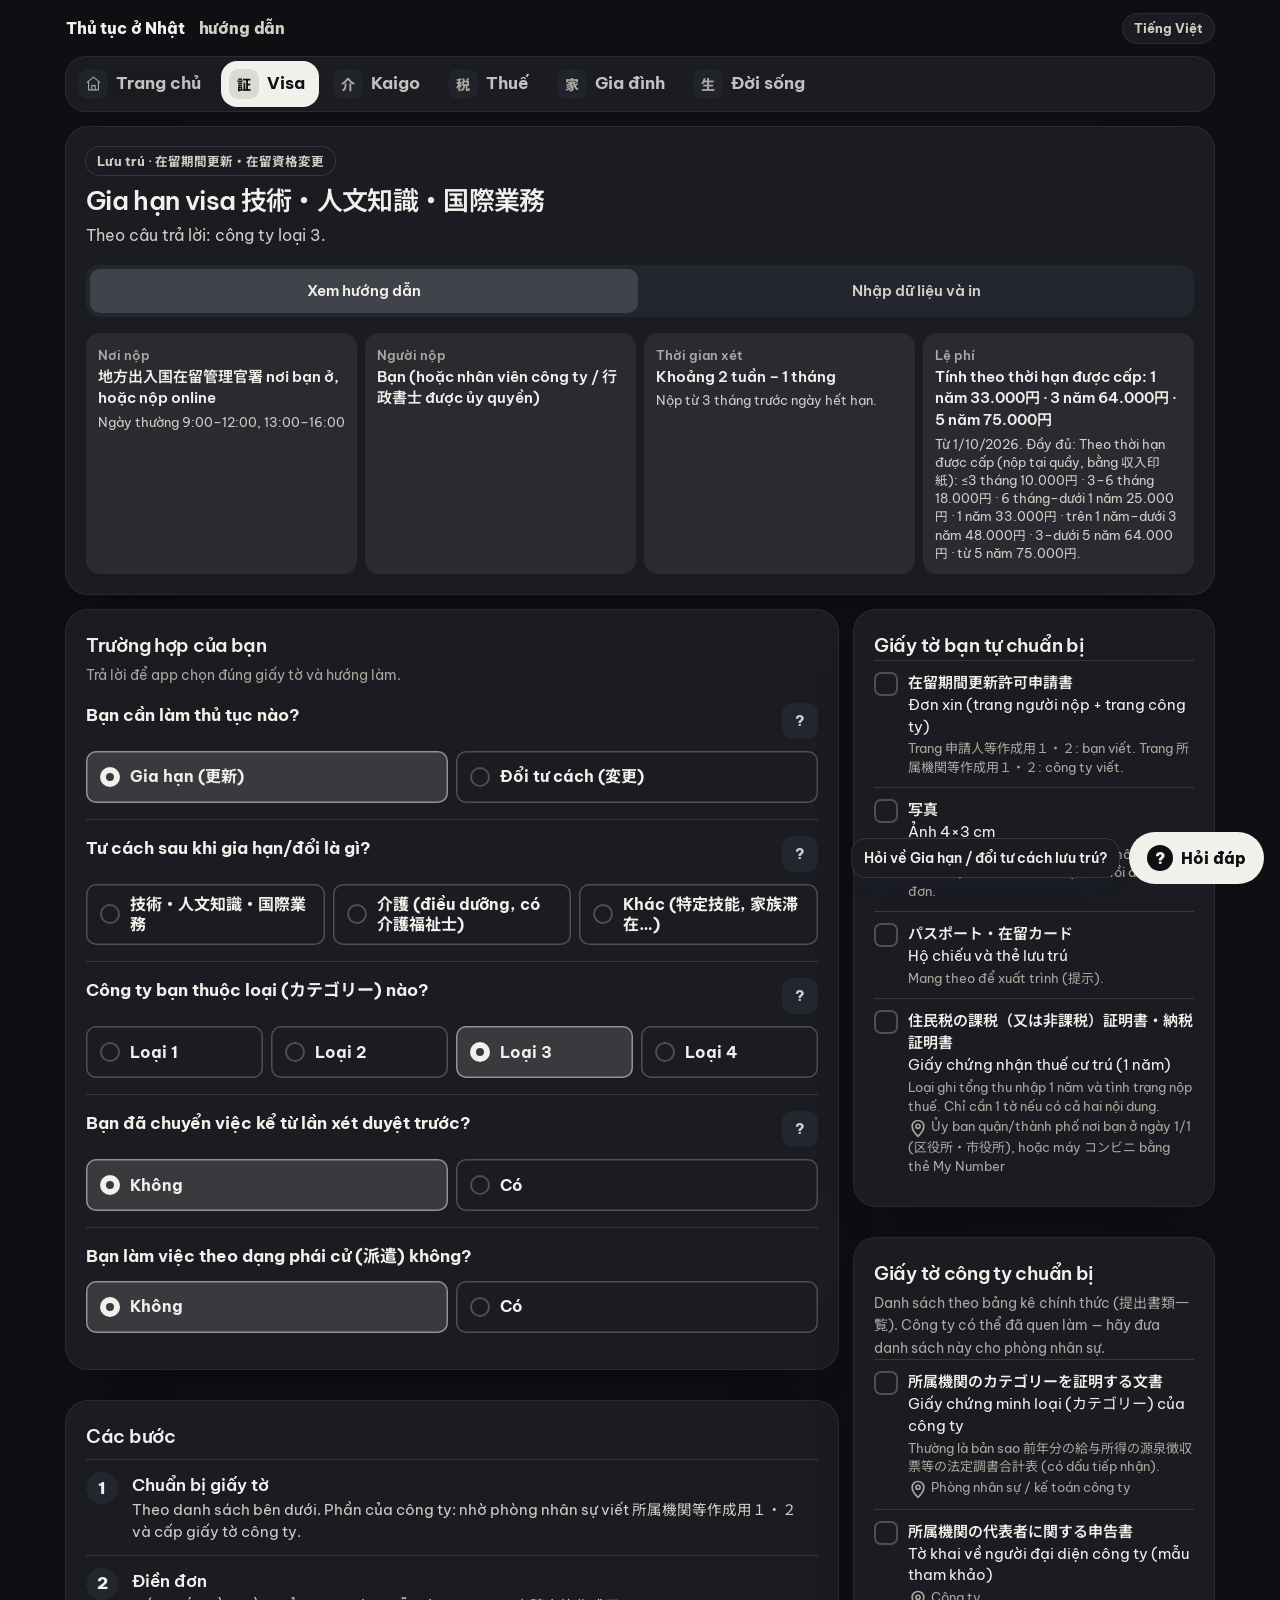
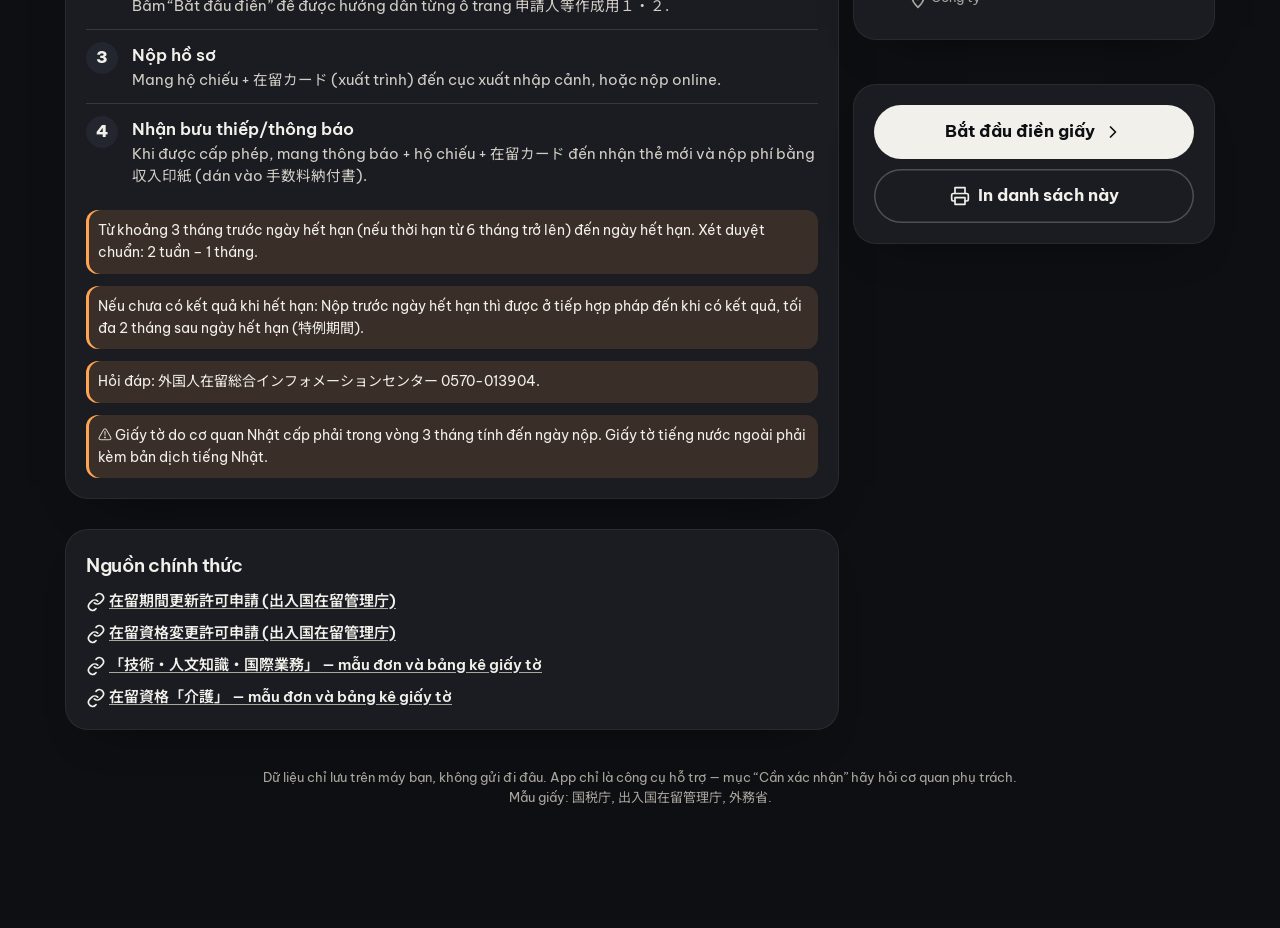
<file: zairyu.html>
<!DOCTYPE html>
<html lang="vi">
<head>
<meta charset="utf-8">
<meta name="viewport" content="width=device-width, initial-scale=1, viewport-fit=cover">
<meta name="theme-color" content="#0E0F13">
<title>Gia hạn / đổi tư cách lưu trú — Thủ tục ở Nhật</title>
<meta name="description" content="Gia hạn / đổi tư cách lưu trú">
<link rel="manifest" href="manifest.webmanifest">
<link rel="icon" type="image/png" sizes="32x32" href="icons/favicon-32.png">
<link rel="apple-touch-icon" href="icons/apple-touch-icon.png">
<meta name="apple-mobile-web-app-capable" content="yes">
<meta name="apple-mobile-web-app-title" content="Thủ tục Nhật">
<link rel="preconnect" href="https://fonts.googleapis.com"><link rel="preconnect" href="https://fonts.gstatic.com" crossorigin>
<link rel="stylesheet" href="https://fonts.googleapis.com/css2?family=Be+Vietnam+Pro:wght@400;500;600;700;800&family=Noto+Sans+JP:wght@400;500;700&family=Klee+One:wght@600&display=swap">
<link rel="stylesheet" href="assets/app.css?v=1795704390">
</head>
<body class="proc-page" data-p="zairyu" data-in="visa kaigo">
<div class="wrap">
  <header class="top">
    <a class="brand" href="./" style="color:inherit;text-decoration:none">Thủ tục ở Nhật&nbsp;<span class="brand-g">hướng dẫn</span></a>
    <div class="top-r"><button type="button" class="pill install" id="installBtn" hidden><svg class="icon" width="16" height="16" viewBox="0 0 24 24" aria-hidden="true"><path d="M12 3v12M7 10l5 5 5-5M5 21h14"/></svg>Cài app</button><span class="pill-tag yr">Tiếng Việt</span>
      <div class="acct-pop" id="installPop" hidden><b>Cài app lên iPhone/iPad</b>1. Mở trang bằng Safari. 2. Bấm nút Chia sẻ. 3. Chọn 「Thêm vào MH chính」.</div></div>
  </header>
  <nav class="mt no-print" aria-label="Nhóm thủ tục"><a href="./" data-g="home"><i><svg width="17" height="17" viewBox="0 0 24 24" fill="none" stroke="currentColor" stroke-width="1.5" stroke-linecap="round" stroke-linejoin="round" aria-hidden="true"><path d="M3 10.5 12 3l9 7.5"/><path d="M5 9.5V21h14V9.5"/><path d="M9.5 21v-6h5v6"/></svg></i>Trang chủ</a><a href="visa.html" data-g="visa"><i>証</i>Visa</a><a href="kaigo.html" data-g="kaigo"><i>介</i>Kaigo</a><a href="thue.html" data-g="thue"><i>税</i>Thuế</a><a href="giadinh.html" data-g="giadinh"><i>家</i>Gia đình</a><a href="doisong.html" data-g="doisong"><i>生</i>Đời sống</a></nav>
  <main id="app" aria-live="polite"></main>
  <footer>Dữ liệu chỉ lưu trên máy bạn, không gửi đi đâu. App chỉ là công cụ hỗ trợ — mục “Cần xác nhận” hãy hỏi cơ quan phụ trách.<br>Mẫu giấy: 国税庁, 出入国在留管理庁, 外務省.</footer>
</div>
<nav class="nav" id="nav" hidden><div class="nav-in" id="navIn"></div></nav>
<script src="procs/zairyu.js?v=1795704390"></script>
<script src="assets/proc.js?v=1795704390"></script>
<script src="assets/tabs.js?v=1795704390"></script>
<script src="assets/faq-data.js?v=1795704390"></script>
<script src="assets/faq.js?v=1795704390"></script>
<script src="assets/pwa.js?v=1795704390"></script>
</body>
</html>
</file>
<file: assets/app.css>
/* Layout: một cột trên điện thoại; hướng dẫn 2 cột (tờ giấy | bước) trên máy tính */
:root{
  color-scheme:light;
  --bg:#F4F6F9; --surface:#FFFFFF; --sunken:#F1F4F8; --ink:#0F172A; --ink-2:#475569; --ink-3:#8492A6;
  --line:#E2E8F0; --line-2:#CBD5E1;
  --primary:#1D4ED8; --primary-ink:#FFFFFF; --primary-soft:#EEF3FF; --primary-line:#BFD0FF;
  --ok:#15803D; --ok-soft:#ECFDF3; --warn:#B45309; --warn-soft:#FFF7ED; --danger:#B91C1C; --danger-soft:#FEF2F2;
  --pen:#1F3FBF; --paper:#FFFDF7; --paper-line:#EFE9D8; --paper-ink:#8A7E5E; --mark:#F59E0B;
  --viewer:#E9EDF3;
  --r-lg:20px; --r-md:14px; --r-sm:10px;
  --sh-1:0 1px 2px rgba(15,23,42,.06),0 1px 1px rgba(15,23,42,.04); --sh-2:0 12px 32px -14px rgba(15,23,42,.22);
  --f:"Be Vietnam Pro","Noto Sans JP",-apple-system,BlinkMacSystemFont,"Segoe UI",Roboto,"Hiragino Sans",sans-serif;
  --jp:"Noto Sans JP","Hiragino Sans","Hiragino Kaku Gothic ProN","Yu Gothic",Meiryo,sans-serif;
  --hand:"Klee One","Noto Sans JP","Hiragino Maru Gothic ProN",sans-serif;
  /* tên cũ dùng trong code */
  --ux-warn:var(--warn); --ux-mint:var(--ok); --ux-ink-3:var(--ink-3); --ux-accent:var(--primary); --ux-accent-soft:var(--primary-soft); --ux-danger:var(--danger);
}
@media (prefers-color-scheme:dark){:root:not([data-theme="light"]){
  color-scheme:dark;
  --bg:#0B1120; --surface:#131B2E; --sunken:#1A2338; --ink:#E8EDF5; --ink-2:#AAB6C8; --ink-3:#7C89A0; --line:#243049; --line-2:#334260;
  --primary:#7EA6FF; --primary-ink:#0B1120; --primary-soft:rgba(126,166,255,.14); --primary-line:#3C5A9C;
  --ok:#4ADE80; --ok-soft:rgba(74,222,128,.12); --warn:#FBBF24; --warn-soft:rgba(251,191,36,.12); --danger:#F87171; --danger-soft:rgba(248,113,113,.12);
  --pen:#9DB8FF; --paper:#1C2436; --paper-line:#2A3550; --paper-ink:#A99F82; --viewer:#0E1526;
  --sh-1:0 1px 2px rgba(0,0,0,.4); --sh-2:0 12px 32px -14px rgba(0,0,0,.7);
}}
:root[data-theme="dark"]{
  color-scheme:dark;
  --bg:#0B1120; --surface:#131B2E; --sunken:#1A2338; --ink:#E8EDF5; --ink-2:#AAB6C8; --ink-3:#7C89A0; --line:#243049; --line-2:#334260;
  --primary:#7EA6FF; --primary-ink:#0B1120; --primary-soft:rgba(126,166,255,.14); --primary-line:#3C5A9C;
  --ok:#4ADE80; --ok-soft:rgba(74,222,128,.12); --warn:#FBBF24; --warn-soft:rgba(251,191,36,.12); --danger:#F87171; --danger-soft:rgba(248,113,113,.12);
  --pen:#9DB8FF; --paper:#1C2436; --paper-line:#2A3550; --paper-ink:#A99F82; --viewer:#0E1526;
  --sh-1:0 1px 2px rgba(0,0,0,.4); --sh-2:0 12px 32px -14px rgba(0,0,0,.7);
}
*,*::before,*::after{box-sizing:border-box}
html{-webkit-text-size-adjust:100%}
body{margin:0;min-height:100vh;background:var(--bg);color:var(--ink);font-family:var(--f);font-size:17px;line-height:1.6;-webkit-font-smoothing:antialiased;-webkit-tap-highlight-color:transparent;overflow-wrap:break-word}
body::before{content:"";position:fixed;inset:0 0 auto;height:env(safe-area-inset-top,0px);z-index:30;background:var(--bg)}
button,input,select,textarea{font:inherit;color:inherit}
button{cursor:pointer}
:focus-visible{outline:3px solid var(--primary);outline-offset:2px}
[hidden]{display:none!important}
.icon{width:20px;height:20px;stroke:currentColor;fill:none;stroke-width:2;stroke-linecap:round;stroke-linejoin:round;flex:none;vertical-align:middle}
.jp{font-family:var(--jp)}
.wrap{max-width:720px;margin:0 auto;padding-block:10px 120px;padding-left:max(16px,env(safe-area-inset-left,0px));padding-right:max(16px,env(safe-area-inset-right,0px))}
body.wide .wrap,body.wide .nav-in{max-width:1240px}
/* Header */
header.top{display:flex;align-items:center;gap:10px;margin:4px 0 14px}
.brand{display:flex;align-items:center;gap:10px;font-weight:800;font-size:16px;letter-spacing:-.01em}
.brand .logo{width:34px;height:34px;border-radius:10px;background:var(--primary);color:var(--primary-ink);display:grid;place-items:center;font-family:var(--jp);font-size:16px;font-weight:700}
.brand small{display:block;font-size:12px;font-weight:600;color:var(--ink-3);line-height:1.2}
.top-r{margin-left:auto;display:flex;gap:8px;align-items:center;position:relative}
.pill{display:inline-flex;align-items:center;gap:6px;height:30px;padding:0 12px;border-radius:999px;font-size:13px;font-weight:700;background:var(--surface);box-shadow:0 0 0 1px var(--line);color:var(--ink-2)}
.acct{width:40px;height:40px;border-radius:12px;border:0;background:var(--surface);box-shadow:0 0 0 1px var(--line);display:grid;place-items:center;color:var(--ink-2)}
.acct-pop{position:absolute;right:0;top:48px;z-index:40;width:260px;padding:14px;border-radius:var(--r-md);background:var(--surface);box-shadow:0 0 0 1px var(--line),var(--sh-2);font-size:14.5px;color:var(--ink-2)}
.acct-pop b{display:block;color:var(--ink);font-size:15.5px;margin-bottom:4px}
/* Cards & text */
.card{background:var(--surface);border-radius:var(--r-lg);padding:20px 18px;box-shadow:var(--sh-1),0 0 0 1px var(--line);margin-bottom:14px}
.eyebrow,.card>.pill:first-child{display:inline-block;height:auto;padding:0;background:none;box-shadow:none;font-size:12.5px;font-weight:800;color:var(--primary);letter-spacing:.05em;text-transform:uppercase}
h1{font-size:26px;line-height:1.25;margin:6px 0 8px;letter-spacing:-.025em;font-weight:800;text-wrap:balance}
h1 .g{color:var(--primary)}
h2{font-size:19px;margin:0;letter-spacing:-.015em;font-weight:800}
.lead{color:var(--ink-2);margin:0 0 6px;font-size:16px}
.small{font-size:14px;color:var(--ink-3);margin:4px 0 0}
.chosen{margin-top:12px;padding:10px 12px;border-radius:var(--r-sm);background:var(--sunken);font-size:14px;color:var(--ink-2)}
/* Buttons */
.btn{display:inline-flex;align-items:center;justify-content:center;gap:8px;min-height:54px;padding:0 22px;border:0;border-radius:var(--r-md);font-weight:700;font-size:16.5px;transition:transform .15s ease,background-color .2s,box-shadow .2s}
.btn:active{transform:scale(.98)}
.btn-pri{background:var(--primary);color:var(--primary-ink);box-shadow:0 6px 16px -8px rgba(29,78,216,.6)}
.btn-sec{background:var(--surface);color:var(--ink);box-shadow:inset 0 0 0 1.5px var(--line-2)}
.btn-ghost{background:transparent;color:var(--ink-2);box-shadow:inset 0 0 0 1.5px var(--line-2)}
.btn[disabled]{opacity:.4;cursor:default;box-shadow:none}
.btn-wide{width:100%}
.linkbtn{border:0;background:transparent;color:var(--primary);font-weight:700;font-size:15px;padding:8px 6px;min-height:44px}
/* Questions */
.sec-title{display:flex;align-items:center;gap:10px;margin:0 0 6px}
.sec-num{flex:none;width:32px;height:32px;border-radius:10px;display:grid;place-items:center;font-weight:800;font-size:14px;background:var(--primary-soft);color:var(--primary)}
.q{padding:16px 0;border-top:1px solid var(--line)}
.sec-title+.q,.q:first-of-type{border-top:0}
.q-head{display:flex;align-items:flex-start;gap:10px}
.q-label{flex:1;font-weight:700;font-size:17px;line-height:1.45}
.help-btn{flex:none;width:36px;height:36px;border-radius:10px;border:0;background:var(--sunken);color:var(--ink-2);font-weight:800;font-size:15px;transition:background-color .2s,color .2s}
.help-btn[aria-expanded="true"]{background:var(--primary);color:var(--primary-ink)}
.help{display:grid;grid-template-rows:0fr;transition:grid-template-rows .25s ease}
.help.open{grid-template-rows:1fr}
.help>div{overflow:hidden}
.help p{margin:10px 0 0;padding:11px 13px;border-radius:var(--r-sm);background:var(--sunken);font-size:15px;color:var(--ink-2);line-height:1.55}
.jp-req{display:inline-flex;align-items:center;gap:4px;margin-top:6px;padding:2px 9px;border-radius:7px;font-size:12.5px;font-weight:700;background:var(--warn-soft);color:var(--warn)}
.field{margin-top:10px}
.inp{width:100%;min-height:54px;padding:12px 14px;border-radius:var(--r-sm);border:0;background:var(--surface);box-shadow:inset 0 0 0 1.5px var(--line-2);font-size:17px;font-weight:500;transition:box-shadow .15s}
.inp:focus{outline:none;box-shadow:inset 0 0 0 2px var(--primary),0 0 0 4px var(--primary-soft)}
.inp::placeholder{color:var(--ink-3);font-weight:400}
select.inp{appearance:none;-webkit-appearance:none;background-image:linear-gradient(45deg,transparent 50%,var(--ink-3) 50%),linear-gradient(135deg,var(--ink-3) 50%,transparent 50%);background-position:calc(100% - 20px) 50%,calc(100% - 14px) 50%;background-size:6px 6px;background-repeat:no-repeat;padding-right:36px}
.sub-label{display:block;font-size:14px;font-weight:700;color:var(--ink-2);margin:12px 0 5px}
.chips{display:grid;grid-template-columns:repeat(auto-fit,minmax(140px,1fr));gap:8px;margin-top:12px}
.chip{display:flex;align-items:center;gap:10px;min-height:52px;padding:10px 14px;border-radius:var(--r-sm);border:0;background:var(--surface);box-shadow:inset 0 0 0 1.5px var(--line-2);font-weight:700;font-size:16px;color:var(--ink);text-align:left;line-height:1.3;transition:background-color .15s,box-shadow .15s}
.chip::before{content:"";flex:none;width:20px;height:20px;border-radius:50%;box-shadow:inset 0 0 0 2px var(--line-2);transition:box-shadow .15s}
.chip[aria-pressed="true"]{background:var(--primary-soft);color:var(--primary);box-shadow:inset 0 0 0 2px var(--primary)}
.chip[aria-pressed="true"]::before{box-shadow:inset 0 0 0 6px var(--primary)}
.hint{font-size:14px;color:var(--ink-3);margin-top:6px}
.calc{margin-top:8px;font-size:14.5px;color:var(--ok);font-weight:700}
.warnbox{display:flex;gap:10px;margin-top:10px;padding:12px 14px;border-radius:var(--r-md);background:var(--warn-soft);color:var(--ink);font-size:15px;line-height:1.5}
.warnbox>.icon{color:var(--warn);margin-top:1px}
.stopbox{padding:14px 16px;border-radius:var(--r-md);background:var(--danger-soft);color:var(--ink);font-size:16px;box-shadow:inset 3px 0 0 var(--danger)}
.person{margin-top:12px;padding:16px;border-radius:var(--r-md);background:var(--sunken);box-shadow:inset 0 0 0 1px var(--line)}
.person .chip,.person .inp{background:var(--surface)}
.person-h{display:flex;justify-content:space-between;align-items:center;font-weight:800}
.del{border:0;background:transparent;color:var(--danger);font-weight:700;font-size:15px;min-height:40px;padding:0 6px}
.add{margin-top:12px}
.checks label{display:flex;gap:12px;align-items:flex-start;padding:12px 14px;margin-top:8px;border-radius:var(--r-sm);box-shadow:inset 0 0 0 1.5px var(--line-2);font-size:16px;font-weight:600}
.checks input{width:22px;height:22px;flex:none;margin-top:1px;accent-color:var(--primary)}
.grid2{display:grid;grid-template-columns:1fr 1fr;gap:10px}
@media (max-width:460px){.grid2{grid-template-columns:1fr}}
/* Picker */
.pick-list{display:grid;gap:12px;margin-bottom:14px}
@media (min-width:900px){.pick-list{grid-template-columns:1fr 1fr}}
.pk{position:relative;display:flex;gap:14px;align-items:flex-start;width:100%;text-align:left;padding:12px;border:0;border-radius:var(--r-lg);background:var(--surface);box-shadow:0 0 0 1px var(--line),var(--sh-1);color:var(--ink);transition:box-shadow .2s}
.pk:hover{box-shadow:0 0 0 1.5px var(--primary-line),var(--sh-1)}
.pk.on{box-shadow:0 0 0 2px var(--primary),0 10px 24px -14px rgba(29,78,216,.55)}
.pk-thumb{position:relative;flex:none;width:112px;height:80px;border-radius:10px;overflow:hidden;background:#fff;box-shadow:0 0 0 1px var(--line)}
.pk-thumb img{width:100%;height:100%;object-fit:cover;object-position:0 0}
.pk-thumb span{position:absolute;left:5px;bottom:5px;padding:1px 6px;border-radius:6px;background:rgba(15,23,42,.8);color:#fff;font-size:11px;font-weight:700}
.pk-body{min-width:0;padding-right:30px}
.pk-t{display:block;font-family:var(--jp);font-weight:700;font-size:14.5px;line-height:1.4}
.pk-y{display:block;font-size:13px;color:var(--ink-3);font-weight:600;margin:3px 0 6px}
.pk-w{display:block;font-size:14px;color:var(--ink-2);line-height:1.45}
.pk-check{position:absolute;top:12px;right:12px;width:28px;height:28px;border-radius:9px;display:grid;place-items:center;box-shadow:inset 0 0 0 2px var(--line-2);background:var(--surface);color:var(--primary-ink)}
.pk.on .pk-check{background:var(--primary);box-shadow:none}
.tip{display:flex;gap:10px;padding:12px 14px;border-radius:var(--r-md);background:var(--primary-soft);color:var(--ink);font-size:14.5px;line-height:1.5;margin-bottom:14px}
.tip>.icon{color:var(--primary);margin-top:1px}
/* Guide */
.gtop{position:sticky;top:env(safe-area-inset-top,0px);z-index:8;display:flex;align-items:center;gap:12px;padding:8px 0 12px;background:var(--bg)}
.iconbtn{flex:none;width:44px;height:44px;border-radius:12px;border:0;display:grid;place-items:center;background:var(--surface);color:var(--ink);box-shadow:0 0 0 1px var(--line)}
.prog{flex:1;min-width:0}
.prog-row{display:flex;justify-content:space-between;gap:10px;font-size:13.5px;font-weight:700;color:var(--ink-2)}
.prog-row span{overflow:hidden;text-overflow:ellipsis;white-space:nowrap}
.prog-row b{color:var(--ink);font-variant-numeric:tabular-nums}
.bar{height:6px;border-radius:3px;background:var(--line);overflow:hidden;margin-top:6px}
.bar i{display:block;height:100%;border-radius:inherit;background:var(--primary);transform-origin:0 50%;transition:transform .4s ease}
.glayout{display:grid;gap:14px;align-items:start}
@media (min-width:900px){body.wide .glayout{grid-template-columns:minmax(0,1.25fr) minmax(0,1fr)}.glayout .fpanel{position:sticky;top:calc(env(safe-area-inset-top,0px) + 76px)}}
.fpanel{position:relative;padding:0;overflow:hidden;margin:0}
.fview{overflow:auto;background:var(--viewer);height:260px;-webkit-overflow-scrolling:touch}
@media (min-width:900px){.fview{height:calc(100vh - 200px);min-height:420px}}
.fview svg{display:block}
.ftools{position:absolute;right:10px;top:10px;display:flex;gap:6px;padding:5px;border-radius:14px;background:rgba(255,255,255,.95);box-shadow:0 2px 10px rgba(15,23,42,.15),0 0 0 1px rgba(15,23,42,.06)}
.ftools button{min-width:40px;height:40px;padding:0 10px;border:0;border-radius:10px;background:transparent;color:#0F172A;font-weight:700;font-size:13.5px;display:grid;place-items:center}
.ftools button.on{background:#0F172A;color:#fff}
.flabel{position:absolute;left:10px;top:10px;padding:5px 10px;border-radius:9px;background:rgba(15,23,42,.82);color:#fff;font-size:12.5px;font-weight:600;pointer-events:none}
.fnote{margin:0;padding:8px 12px;font-size:12.5px;color:var(--ink-3);border-top:1px solid var(--line)}
.hl{fill:rgba(29,78,216,.16);stroke:#1D4ED8;stroke-width:2;animation:hlp 1.8s ease-in-out infinite}
@keyframes hlp{50%{fill:rgba(29,78,216,.28)}}
.step-card{margin:0;animation:rise .3s ease-out}
@keyframes rise{from{opacity:.4;transform:translateY(6px)}to{opacity:1;transform:none}}
.crumb{font-family:var(--jp);font-size:13px;color:var(--ink-2);font-weight:500;line-height:1.5}
.st{display:flex;gap:10px;align-items:flex-start;margin-top:10px}
.st .n{flex:none;font-size:13px;font-weight:800;color:var(--primary);background:var(--primary-soft);border-radius:8px;padding:3px 8px;margin-top:4px;font-variant-numeric:tabular-nums}
.st .tt{font-family:var(--jp);font-size:23px;font-weight:700;line-height:1.35;letter-spacing:-.01em}
.st .tt small{display:block;font-family:var(--f);font-size:15px;color:var(--ink-3);font-weight:600;letter-spacing:0}
.vi{font-size:17px;margin:10px 0 4px;color:var(--ink)}
.steplist{margin:8px 0 0;padding-left:20px;font-size:16px}
.steplist li{margin:4px 0}
.badges{display:flex;flex-wrap:wrap;gap:6px;margin:10px 0 0}
.b-jp,.b-opt{display:inline-flex;align-items:center;gap:5px;padding:3px 10px;border-radius:7px;font-size:13px;font-weight:700}
.b-jp{background:var(--warn-soft);color:var(--warn)}.b-opt{background:var(--danger-soft);color:var(--danger)}
.write{margin-top:14px;border-radius:var(--r-md);background:var(--paper);box-shadow:inset 0 0 0 1.5px var(--paper-line);padding:10px 14px 6px;background-image:repeating-linear-gradient(transparent 0 39px,var(--paper-line) 39px 40px);background-position:0 30px}
.write .wl{display:flex;align-items:center;gap:6px;font-size:12px;font-weight:800;color:var(--paper-ink);letter-spacing:.05em;text-transform:uppercase;height:30px}
.write .row{display:flex;justify-content:space-between;align-items:center;gap:12px;min-height:40px;font-family:var(--jp);font-size:13.5px;color:var(--paper-ink)}
.write .row b{font-family:var(--hand);font-size:22px;color:var(--pen);font-weight:600;text-align:right;white-space:pre-wrap;word-break:break-word;line-height:1.35}
.write .row.only b{text-align:left;flex:1}
.memo{margin-top:12px}
.note{display:flex;gap:10px;margin:14px 0 0;font-size:15px;color:var(--ink-2);line-height:1.55}
.note>.icon{color:var(--primary);margin-top:2px}
.glinks{text-align:center;margin-top:8px}
.nav{position:fixed;left:0;right:0;bottom:0;z-index:20;background:color-mix(in srgb,var(--surface) 92%,transparent);backdrop-filter:blur(12px);-webkit-backdrop-filter:blur(12px);border-top:1px solid var(--line);padding-block:12px calc(12px + env(safe-area-inset-bottom,0px));padding-left:max(16px,env(safe-area-inset-left,0px));padding-right:max(16px,env(safe-area-inset-right,0px))}
.nav-in{max-width:720px;margin:0 auto;display:flex;gap:10px}
.nav-in .btn{flex:1}
.nav-in .btn-back{flex:0 0 64px;padding:0}
@media (min-width:900px){.nav-in .btn-back{flex:0 0 160px}}
/* Summary */
.done-h{display:flex;gap:12px;align-items:center}
.done-ic{flex:none;width:52px;height:52px;border-radius:16px;background:var(--ok-soft);color:var(--ok);display:grid;place-items:center}
.stats{display:flex;gap:8px;flex-wrap:wrap;margin:14px 0 4px}
.chipx{display:inline-flex;align-items:center;gap:6px;height:30px;padding:0 12px;border-radius:999px;font-size:13.5px;font-weight:700}
.cx-blue{background:var(--primary-soft);color:var(--primary)}.cx-gray{background:var(--sunken);color:var(--ink-2)}.cx-warn{background:var(--warn-soft);color:var(--warn)}
.overview h2{font-family:var(--jp);font-size:16px}
.ov-img{margin-top:10px;overflow:auto;border-radius:12px;box-shadow:0 0 0 1px var(--line);background:#fff;cursor:zoom-in}
.ov-img svg{display:block;width:100%;height:auto}
.ov-img.big{cursor:zoom-out}.ov-img.big svg{width:1500px;max-width:none}
.sum-group h2{font-family:var(--jp);font-size:15.5px;margin-bottom:6px}
.sum-item{display:flex;gap:12px;align-items:flex-start;width:100%;text-align:left;border:0;background:transparent;padding:12px 4px;border-top:1px solid var(--line);color:var(--ink)}
.sum-item:hover{background:var(--sunken)}
.sum-item .n{flex:none;min-width:30px;height:30px;padding:0 6px;border-radius:9px;display:grid;place-items:center;font-size:13px;font-weight:800;background:var(--sunken);color:var(--ink-2)}
.sum-item .tt{font-family:var(--jp);font-weight:700}
.sum-item .vv{display:block;font-size:15px;color:var(--pen);white-space:pre-wrap;font-family:var(--hand)}
.sum-item .go{margin-left:auto;flex:none;color:var(--primary);font-weight:700;font-size:14px;padding-top:4px}
.actions{display:grid;gap:10px}
footer{margin-top:22px;font-size:13px;color:var(--ink-3);text-align:center;line-height:1.6}
footer a{color:inherit}
/* Lightbox (xem tờ giấy toàn màn hình) */
.lb{position:fixed;inset:0;z-index:50;background:#0B1220;color:#fff;display:flex;flex-direction:column;animation:lbin .2s ease-out}
@keyframes lbin{from{opacity:0}to{opacity:1}}
.lb-top{display:flex;align-items:center;gap:10px;padding:calc(10px + env(safe-area-inset-top,0px)) max(14px,env(safe-area-inset-right,0px)) 10px max(14px,env(safe-area-inset-left,0px))}
.lb-x{flex:none;width:44px;height:44px;border-radius:12px;border:0;background:rgba(255,255,255,.12);color:#fff;display:grid;place-items:center}
.lb-t{flex:1;min-width:0}.lb-t b{display:block;font-family:var(--jp);font-size:15px;line-height:1.35}.lb-t small{color:rgba(255,255,255,.62);font-size:13px;font-weight:600}
.lb-wrap{position:relative;flex:1;min-height:0;display:flex}
.lb-img{flex:1;overflow:auto;background:#1A2232;display:flex;-webkit-overflow-scrolling:touch}
.lb-sc{margin:auto;padding:8px}.lb-sc svg{display:block}
.lb-z{position:absolute;left:12px;bottom:12px;display:flex;gap:6px}
.lb-z button{min-width:46px;height:46px;padding:0 12px;border-radius:12px;border:0;background:rgba(255,255,255,.95);color:#0F172A;font-weight:700;font-size:14px;display:grid;place-items:center;box-shadow:0 4px 12px rgba(0,0,0,.3)}
.lb-how{background:var(--surface);color:var(--ink);border-radius:20px 20px 0 0;padding:14px max(16px,env(safe-area-inset-right,0px)) 0 max(16px,env(safe-area-inset-left,0px))}
.lb-how .h3{font-weight:800;font-size:15.5px;margin-bottom:8px}
.lb-how ol{list-style:none;margin:0;padding:0;display:grid;gap:6px}
.lb-how li{display:flex;gap:10px;align-items:flex-start;font-size:14.5px;line-height:1.45;color:var(--ink-2)}
.lb-how li i{flex:none;width:22px;height:22px;border-radius:7px;background:var(--mark);color:#111;font-style:normal;font-weight:800;font-size:12.5px;display:grid;place-items:center}
.lb-how li b{color:var(--ink);font-family:var(--jp)}
.lb-act{display:flex;gap:10px;padding:12px 0 calc(16px + env(safe-area-inset-bottom,0px))}
.lb-act .btn{flex:1}
.mark{fill:rgba(245,158,11,.16);stroke:#F59E0B;stroke-width:2.2}
.markn{fill:#F59E0B}.markt{fill:#111;font:800 11px var(--f)}
@media (prefers-reduced-motion:reduce){*,*::before,*::after{animation-duration:.001ms!important;transition-duration:.001ms!important}}
@media print{
  header.top .top-r,.nav,.no-print,.gtop,.lb{display:none!important}
  body{background:#fff;color:#000;font-size:12pt}
  .card{box-shadow:none;border:1px solid #ccc;break-inside:avoid}
  .overview{break-before:page}.ov-img{overflow:visible;box-shadow:none}.ov-img svg,.ov-img.big svg{width:100%;max-width:100%}
  .sum-group{display:none!important}
}
@media (max-width:899px){.hide-sm{display:none}}
/* ===== Trang thủ tục & trang chủ ===== */
.back{display:inline-flex;align-items:center;gap:6px;height:40px;padding:0 12px 0 8px;border-radius:12px;background:var(--surface);box-shadow:0 0 0 1px var(--line);color:var(--ink);font-weight:700;font-size:14px;text-decoration:none}
.hero-card h1{margin-bottom:6px}
.tabbar{position:sticky;top:env(safe-area-inset-top,0px);z-index:9;display:grid;grid-template-columns:repeat(3,1fr);gap:6px;padding:6px;margin:0 0 14px;border-radius:16px;background:var(--surface);box-shadow:0 0 0 1px var(--line),var(--sh-1)}
.tab{display:flex;align-items:center;justify-content:center;gap:8px;min-height:48px;padding:6px 8px;border:0;border-radius:11px;background:transparent;color:var(--ink-2);font-weight:700;font-size:14.5px;line-height:1.25;text-align:center}
.tab span{flex:none;width:22px;height:22px;border-radius:7px;display:grid;place-items:center;font-size:12px;background:var(--sunken);color:var(--ink-2)}
.tab.on{background:var(--primary);color:var(--primary-ink)}.tab.on span{background:rgba(255,255,255,.22);color:var(--primary-ink)}
@media (max-width:480px){.tab{flex-direction:column;gap:3px;font-size:12.5px}}
body:has(.tabbar) .gtop{top:calc(env(safe-area-inset-top,0px) + 72px)}
.facts{display:grid;gap:10px;margin-bottom:14px}
@media (min-width:700px){.facts{grid-template-columns:1fr 1fr}}
.fact{display:flex;gap:12px;padding:14px 16px;border-radius:var(--r-lg);background:var(--surface);box-shadow:0 0 0 1px var(--line),var(--sh-1)}
.fact-ic{flex:none;width:38px;height:38px;border-radius:12px;display:grid;place-items:center;background:var(--primary-soft);color:var(--primary)}
.fact b{display:block;font-size:14px;color:var(--ink-3);font-weight:700;margin-bottom:2px}
.fact span{display:block;font-size:15.5px;line-height:1.55}
.fact small{display:block;margin-top:6px;font-size:13.5px;color:var(--ink-2);line-height:1.5}
.tl{list-style:none;margin:10px 0 0;padding:0;counter-reset:s;display:grid;gap:12px}
.tl li{position:relative;padding-left:44px;counter-increment:s;min-height:32px}
.tl li::before{content:counter(s);position:absolute;left:0;top:0;width:32px;height:32px;border-radius:10px;display:grid;place-items:center;background:var(--primary);color:var(--primary-ink);font-weight:800;font-size:14px}
.tl li b{display:block;font-size:16px}.tl li span{display:block;font-size:15px;color:var(--ink-2);line-height:1.55}
.cl{list-style:none;margin:10px 0 0;padding:0;display:grid;gap:8px}
.cl li{display:flex;gap:12px;align-items:flex-start;padding:12px;border-radius:var(--r-md);background:var(--sunken)}
.cl li.done{opacity:.6}
.ckb{flex:none;width:30px;height:30px;border-radius:9px;border:0;background:var(--surface);box-shadow:inset 0 0 0 2px var(--line-2);display:grid;place-items:center;color:var(--primary-ink)}
.cl li.done .ckb{background:var(--ok);box-shadow:none}
.cl b{display:block;font-size:15.5px;line-height:1.45}.cl b .jp{font-weight:700}
.cl span{display:block;font-size:14.5px;color:var(--ink-2);line-height:1.5;margin-top:2px}
.cl small{display:flex;gap:5px;align-items:center;margin-top:5px;font-size:13.5px;color:var(--ink-3)}
.cl em{display:flex;gap:5px;align-items:flex-start;margin-top:5px;font-size:13.5px;color:var(--warn);font-style:normal;font-weight:600}
.src ul{list-style:none;margin:8px 0 0;padding:0;display:grid;gap:8px;font-size:15px}
.src a{color:var(--primary);font-weight:600}
.write .muted{color:var(--ink-3);font-family:var(--f);font-size:15px}
.kv{display:grid;gap:8px;margin-top:10px}
.kv div{display:flex;justify-content:space-between;gap:10px;padding:10px 12px;border-radius:var(--r-sm);background:var(--sunken);font-size:15px}
.kv b{font-variant-numeric:tabular-nums}.kv .big{background:var(--primary-soft);color:var(--primary);font-size:17px}
.procs{display:grid;gap:12px}
@media (min-width:760px){.procs{grid-template-columns:1fr 1fr}}
.proc{display:flex;gap:14px;align-items:flex-start;padding:16px;border-radius:var(--r-lg);background:var(--surface);box-shadow:0 0 0 1px var(--line),var(--sh-1);color:var(--ink);text-decoration:none;transition:box-shadow .2s}
.proc:hover{box-shadow:0 0 0 2px var(--primary-line),var(--sh-1)}
.proc-ic{flex:none;width:48px;height:48px;border-radius:14px;display:grid;place-items:center;background:var(--primary-soft);color:var(--primary)}
.proc b{display:block;font-size:17px;line-height:1.35}.proc .jp{display:block;font-size:13px;color:var(--ink-3);margin:2px 0 6px}
.proc span.d{display:block;font-size:14.5px;color:var(--ink-2);line-height:1.5}
.proc .go{margin-left:auto;align-self:center;color:var(--primary)}
.proc.main{box-shadow:0 0 0 2px var(--primary),var(--sh-1)}
.mini-hero{margin:0 2px 10px}.mini-hero b{display:block;font-size:18px;font-weight:800;line-height:1.3}.mini-hero .jp{display:block;font-size:12.5px;color:var(--ink-3);line-height:1.4}
@media (max-width:480px){.flabel{display:none}.brand small{display:none}.brand{font-size:15px;gap:8px}.install{padding:0 10px}h1{font-size:24px}}
.install{white-space:nowrap;flex:none;border:0;cursor:pointer;background:var(--primary);color:var(--primary-ink);box-shadow:none}
.back{flex:none}
/* ===== Theme theo mẫu đã duyệt (nền ngà, nhấn tím, nút đen) ===== */
:root:not([data-theme="dark"]){
  --bg:#F4F2EE; --surface:#FFFFFF; --sunken:#F5F3EF; --ink:#16151B; --ink-2:#57535F; --ink-3:#8E8A97;
  --line:rgba(22,21,27,.09); --line-2:rgba(22,21,27,.17);
  --primary:#6A57F2; --primary-ink:#FFFFFF; --primary-soft:rgba(106,87,242,.12); --primary-line:rgba(106,87,242,.45);
  --ok:#119C72; --ok-soft:rgba(17,156,114,.13); --warn:#D6731E; --warn-soft:rgba(214,115,30,.1);
  --grad:linear-gradient(120deg,#7B61FF,#3D8BFF 55%,#1FB89A);
  --sh-1:0 0 0 0 transparent; --sh-2:0 24px 50px -36px rgba(40,30,80,.3);
}
@media (prefers-color-scheme:dark){:root:not([data-theme="light"]){--grad:linear-gradient(120deg,#B7A4FF,#7DB4FF 55%,#A5F2D3);--primary:#B7A4FF;--primary-ink:#0B0C12;--primary-soft:rgba(183,164,255,.15)}}
body.proc-page .wrap,body.home-page .wrap{max-width:1180px}
.card{border-radius:22px;box-shadow:0 0 0 1px var(--line),0 24px 50px -36px rgba(40,30,80,.3)}
.btn{border-radius:999px}
.btn-pri{background:var(--ink);color:var(--bg);box-shadow:none}
.btn-sec{background:var(--surface);box-shadow:inset 0 0 0 1.5px var(--line-2)}
.bar i{background:var(--grad)}
.brand .logo{background:var(--ink);color:var(--bg)}
.brand-g{background:var(--grad);-webkit-background-clip:text;background-clip:text;color:transparent}
h1 .g{background:var(--grad);-webkit-background-clip:text;background-clip:text;color:transparent}
.pill-tag{display:inline-block;padding:4px 11px;border-radius:999px;font-size:13px;font-weight:700;background:var(--surface);box-shadow:0 0 0 1px var(--line);color:var(--ink-2)}
/* Trang chủ */
.pgrid{display:grid;gap:14px;grid-template-columns:repeat(auto-fill,minmax(min(100%,260px),1fr));margin-top:16px}
.pcard{display:flex;flex-direction:column;gap:8px;padding:20px;border-radius:22px;background:var(--surface);box-shadow:0 0 0 1px var(--line),0 24px 50px -36px rgba(40,30,80,.3);color:var(--ink);text-decoration:none;transition:box-shadow .2s,transform .2s}
.pcard:hover{box-shadow:0 0 0 2px var(--primary-line),0 24px 50px -36px rgba(40,30,80,.3);transform:translateY(-1px)}
.pcard .ic{width:46px;height:46px;border-radius:14px;display:grid;place-items:center;font-size:22px;font-weight:800;background:var(--primary-soft);color:var(--primary);font-family:var(--jp)}
.pcard b{font-size:18px;line-height:1.3}.pcard .jp{font-size:13.5px;color:var(--primary);font-weight:700;line-height:1.4}
.pcard p{margin:0;color:var(--ink-2);font-size:14.5px;line-height:1.5}
.pcard .when{margin-top:auto;padding-top:4px;font-size:13px;font-weight:700;color:var(--ink-3)}
.tag-open{display:inline-block;margin-left:6px;padding:2px 8px;border-radius:999px;font-size:11.5px;font-weight:800;background:var(--ok-soft);color:var(--ok);letter-spacing:.03em}
/* Trang thủ tục: đầu trang + chế độ */
.case-card .eyebrow{display:inline-block;padding:4px 11px;border-radius:999px;font-size:12.5px;font-weight:700;letter-spacing:0;text-transform:none;background:var(--surface);box-shadow:0 0 0 1px var(--line);color:var(--ink-2)}
.case-card h1{margin:10px 0 6px}
.mode{display:grid;grid-template-columns:1fr 1fr;gap:12px;margin:16px 0 0}
.mode button{display:flex;gap:12px;align-items:flex-start;text-align:left;padding:14px 16px;border:0;border-radius:18px;background:var(--surface);box-shadow:0 0 0 1px var(--line);color:var(--ink)}
.mode button.on{box-shadow:0 0 0 2.5px var(--primary)}
.mode .n{flex:none;width:36px;height:36px;border-radius:50%;display:grid;place-items:center;font-weight:800;background:var(--ink);color:var(--bg)}
.mode b{display:block;font-size:17px}.mode span.s{display:block;font-size:14px;color:var(--ink-2);line-height:1.45}
.quad{display:grid;grid-template-columns:repeat(4,1fr);gap:10px;margin-top:14px}
.qd{background:var(--sunken);border-radius:14px;padding:10px 12px}
.qd small{display:block;color:var(--ink-3);font-weight:800;font-size:12px;letter-spacing:.04em;text-transform:uppercase}
.qd b{display:block;font-size:15px;line-height:1.45}
.qd em{display:block;font-style:normal;font-size:12.5px;color:var(--ink-2);margin-top:4px;line-height:1.45}
.cols{display:grid;grid-template-columns:minmax(0,1fr) 360px;gap:16px;align-items:start;margin-top:16px}
.cols>div{display:grid;gap:16px;align-content:start}
.steps2{list-style:none;margin:8px 0 0;padding:0;counter-reset:s}
.steps2 li{position:relative;padding:12px 0 12px 46px;border-top:1px solid var(--line)}
.steps2 li::before{counter-increment:s;content:counter(s);position:absolute;left:0;top:12px;width:32px;height:32px;border-radius:50%;display:grid;place-items:center;font-weight:800;background:var(--primary-soft);color:var(--primary)}
.steps2 b{display:block}.steps2 span{display:block;color:var(--ink-2);font-size:14.5px;line-height:1.5}
.warn2{margin-top:12px;padding:10px 12px;border-radius:12px;background:var(--warn-soft);box-shadow:inset 3px 0 0 var(--warn);font-size:14px;line-height:1.55}
.doc2{display:flex;gap:10px;align-items:flex-start;padding:10px 0;border-top:1px solid var(--line);font-size:15px;line-height:1.45}
.doc2 .ckb{width:24px;height:24px;border-radius:7px;margin-top:1px}
.doc2 small{display:block;color:var(--ink-3);font-size:13px;margin-top:2px}
.doc2 em{display:block;font-style:normal;color:var(--warn);font-size:13px;font-weight:600;margin-top:2px}
.doc2.done{opacity:.55}.doc2.done .ckb{background:var(--ok);box-shadow:none}
.side-act{display:grid;gap:10px;margin-top:14px}
@media (max-width:860px){.cols{grid-template-columns:1fr}.quad{grid-template-columns:1fr 1fr}.mode{grid-template-columns:1fr}}
/* Nhập dữ liệu */
.lab2{margin:14px 0 6px;font-size:12.5px;font-weight:800;color:var(--ink-3);letter-spacing:.05em;text-transform:uppercase}
.inbox .inp{background:var(--sunken)}
.fview{background:#fff}
/* Hỏi đáp */
.qa-fab{position:fixed;right:max(16px,env(safe-area-inset-right,0px));bottom:calc(16px + env(safe-area-inset-bottom,0px));z-index:40;display:flex;align-items:center;gap:10px}
body.has-nav .qa-fab{bottom:calc(92px + env(safe-area-inset-bottom,0px))}
.qa-bub{padding:8px 12px;border-radius:14px;background:var(--surface);box-shadow:0 0 0 1px var(--line),0 10px 24px -12px rgba(40,30,80,.35);font-size:14px;font-weight:600;color:var(--ink);white-space:nowrap}
.qa-btn{display:inline-flex;align-items:center;gap:8px;height:52px;padding:0 18px;border:0;border-radius:999px;background:var(--ink);color:var(--bg);font-weight:800;font-size:15.5px;box-shadow:0 12px 28px -12px rgba(0,0,0,.45)}
.qa-btn i{font-style:normal;width:26px;height:26px;border-radius:50%;display:grid;place-items:center;background:var(--bg);color:var(--ink);font-weight:900}
@media (max-width:600px){.qa-bub,.qa-btn span{display:none}.qa-btn{width:52px;padding:0;justify-content:center}}
.qa-panel{position:fixed;right:max(16px,env(safe-area-inset-right,0px));bottom:calc(16px + env(safe-area-inset-bottom,0px));z-index:60;width:380px;max-width:calc(100vw - 32px);height:min(640px,calc(100vh - 40px));display:flex;flex-direction:column;border-radius:22px;background:var(--surface);box-shadow:0 0 0 1px var(--line),0 30px 70px -20px rgba(20,15,40,.45);overflow:hidden}
@media (max-width:600px){.qa-panel{inset:0;width:auto;max-width:none;height:auto;border-radius:0;padding-top:env(safe-area-inset-top,0px)}}
.qa-h{display:flex;align-items:center;gap:10px;padding:14px 14px 10px}
.qa-av{flex:none;width:38px;height:38px;border-radius:12px;display:grid;place-items:center;background:var(--primary);color:#fff;font-weight:800;font-family:var(--jp)}
.qa-h b{display:block;font-size:15.5px}.qa-h small{display:flex;align-items:center;gap:5px;font-size:12.5px;color:var(--ok);font-weight:600}
.qa-x{margin-left:auto;width:40px;height:40px;border-radius:12px;border:0;background:var(--sunken);color:var(--ink);font-size:18px}
.qa-topic{display:flex;justify-content:space-between;align-items:center;gap:8px;padding:8px 14px;background:var(--primary-soft);font-size:13.5px;font-weight:700;color:var(--primary)}
.qa-topic select{border:0;background:transparent;color:var(--primary);font-weight:800;font-size:13.5px;text-decoration:underline;max-width:55%}
.qa-log{flex:1;overflow:auto;padding:12px 14px;display:flex;flex-direction:column;gap:10px;background:var(--bg)}
.qa-m{max-width:92%;padding:10px 12px;border-radius:16px;font-size:14.5px;line-height:1.5}
.qa-m.bot{align-self:flex-start;background:var(--surface);box-shadow:0 0 0 1px var(--line)}
.qa-m.me{align-self:flex-end;background:var(--ink);color:var(--bg)}
.qa-m ul{margin:6px 0 0;padding-left:18px}.qa-m li{margin:4px 0}
.qa-tag{display:inline-block;margin-left:4px;padding:0 6px;border-radius:6px;font-size:11px;font-weight:800;vertical-align:1px}
.qa-tag.ok{background:var(--ok-soft);color:var(--ok)}.qa-tag.cx{background:var(--warn-soft);color:var(--warn)}
.qa-src{margin-top:8px;font-size:12px;color:var(--ink-3)}.qa-src a{color:var(--primary)}
.qa-sug{display:grid;gap:6px;margin-top:8px}
.qa-sug button{text-align:left;padding:9px 11px;border-radius:12px;border:0;background:var(--surface);box-shadow:inset 0 0 0 1.5px var(--line-2);font-weight:600;font-size:14px;color:var(--ink)}
.qa-go{display:inline-flex;margin-top:8px;padding:6px 11px;border-radius:999px;background:var(--primary-soft);color:var(--primary);font-weight:700;font-size:13px;text-decoration:none;border:0}
.qa-in{display:flex;gap:8px;padding:10px 12px calc(10px + env(safe-area-inset-bottom,0px));border-top:1px solid var(--line);background:var(--surface)}
.qa-in input{flex:1;min-height:46px;padding:0 14px;border-radius:999px;border:0;background:var(--sunken);box-shadow:inset 0 0 0 1.5px var(--line);font-size:16px}
.qa-in button{flex:none;width:46px;height:46px;border-radius:50%;border:0;background:var(--ink);color:var(--bg);font-size:18px;font-weight:800}
@media print{.qa-fab,.qa-panel{display:none!important}}

@media (max-width:420px){.brand-g{display:none}.brand{white-space:nowrap}}

/* Tab chính / tab phụ */
.mt{display:flex;gap:6px;overflow-x:auto;padding:4px;margin:0 0 16px;background:var(--surface);border-radius:20px;box-shadow:0 0 0 1px var(--line);scrollbar-width:none;-webkit-overflow-scrolling:touch}
.mt::-webkit-scrollbar{display:none}
.mt a{flex:none;display:flex;align-items:center;gap:8px;padding:8px 14px 8px 8px;border-radius:16px;font-weight:700;color:inherit;opacity:.78;text-decoration:none;white-space:nowrap}
.mt a i{font-style:normal;width:30px;height:30px;border-radius:10px;display:grid;place-items:center;background:var(--sunken);font-weight:800;font-size:14px;font-family:var(--jp,inherit)}
.mt a:hover{opacity:1}
.mt a.on{background:var(--ink);color:var(--bg);opacity:1}.mt a.on i{background:var(--grad,var(--primary));color:#fff}
.mt a:focus-visible{outline:2px solid var(--primary);outline-offset:2px}
.ghead{margin:6px 2px 10px}.ghead h1{margin:0;font-size:26px;line-height:1.25}.ghead p{margin:4px 0 0;opacity:.75}
.sub{display:flex;gap:8px;flex-wrap:wrap;margin:12px 0 16px}
.sub button{font:inherit;cursor:pointer;padding:9px 16px;border:0;border-radius:999px;font-weight:700;font-size:15px;color:inherit;box-shadow:inset 0 0 0 1.5px var(--line);background:var(--surface)}
.sub button.on{background:var(--primary);color:#fff;box-shadow:none}
.pcard .meta{margin-top:auto;display:flex;flex-wrap:wrap;gap:6px;padding-top:6px}
.tg{padding:3px 9px;border-radius:999px;font-size:12px;font-weight:800;background:var(--sunken)}
.tg.f{background:rgba(17,156,114,.13);color:var(--ok)}.tg.s{background:rgba(106,87,242,.12);color:var(--primary)}
.also{margin-top:22px;padding:14px 16px;border-radius:16px;background:var(--sunken);font-size:14.5px}
.soon{padding:40px 20px;text-align:center;border-radius:20px;background:var(--surface);box-shadow:0 0 0 1px var(--line)}
@media(max-width:600px){.ghead h1{font-size:22px}.sub{flex-wrap:nowrap;overflow-x:auto;scrollbar-width:none}.sub button{flex:none}.mt a{padding:6px 12px 6px 6px}}

/* ===== Giao diện đen (mặc định cho mọi máy) — nhấn vàng hổ phách, không dùng tím ===== */
:root:not(#_){
  color-scheme:dark;
  --bg:#0E0F13; --surface:#1A1C22; --sunken:#23262E; --ink:#F2F0EA; --ink-2:#D2CEC5; --ink-3:#ABA79E;
  --line:rgba(242,240,234,.13); --line-2:rgba(242,240,234,.24);
  --primary:#FFC857; --primary-ink:#111111; --primary-soft:rgba(255,200,87,.15); --primary-line:rgba(255,200,87,.55);
  --ok:#5BE38F; --ok-soft:rgba(91,227,143,.14); --warn:#FFA552; --warn-soft:rgba(255,165,82,.14); --danger:#FF8080; --danger-soft:rgba(255,128,128,.14);
  --pen:#FFE3A3; --paper:#202329; --paper-line:#30343D; --paper-ink:#BDB7A8; --mark:#FFC857; --viewer:#121318;
  --grad:linear-gradient(#FFC857,#FFC857);
  --sh-1:0 0 0 0 transparent; --sh-2:0 24px 50px -30px rgba(0,0,0,.85);
}
html,body{background:var(--bg);color:var(--ink)}
.card,.pcard{box-shadow:0 0 0 1px var(--line),0 24px 50px -36px rgba(0,0,0,.8)}
.btn-pri,.install,.qa-btn,.qa-in button,.qa-m.me,.sub button.on,.tab.on,.help-btn[aria-expanded="true"]{background:var(--primary)!important;color:#111!important;box-shadow:none}
.mt a.on{background:var(--primary);color:#111}.mt a.on i{background:#111;color:var(--primary)}
.qa-av,.mode .n,.brand .logo{background:var(--primary);color:#111}
.pcard .jp,.jp-accent{color:var(--primary)}
.tg.f{background:var(--ok-soft);color:var(--ok)}.tg.s{background:var(--primary-soft);color:var(--primary)}
/* ô tô sáng trên ảnh giấy trắng: vàng đậm để thấy rõ */
.hl{fill:rgba(255,190,40,.30);stroke:#E39500;stroke-width:2.6}
@media print{
  :root:not(#_){color-scheme:light;--bg:#fff;--surface:#fff;--sunken:#f2f2f2;--ink:#000;--ink-2:#333;--ink-3:#555;--line:#ccc;--line-2:#999;--primary:#000;--primary-soft:#eee;--pen:#1F4FD6;--paper:#fff;--paper-line:#ddd;--ok:#0A6B3C;--warn:#9A4A00;--danger:#A00}
  html,body{background:#fff!important;color:#000!important}
  .hl{display:none}
}
@keyframes hlp{50%{fill:rgba(255,190,40,.48)}}
a:not([class]),a:not([class]):visited,.qa-src a,.qa-src a:visited{color:var(--primary)}
@media print{a:not([class]){color:#000}}

/* ===== Tinh gọn giao diện: vàng chỉ cho điểm nhấn, chữ thường, ít thẻ lồng thẻ ===== */
:root:not(#_){
  --accent:#FFC857;
  --primary:#ECE9E2; --primary-ink:#111111; --primary-soft:rgba(242,240,234,.10); --primary-line:rgba(242,240,234,.42);
  --raise:rgba(242,240,234,.07); --sel:rgba(242,240,234,.14); --sel-line:rgba(255,255,255,.45);
  --grad:linear-gradient(var(--accent),var(--accent));
}
/* Vàng chỉ còn ở: tab chính đang chọn, nút chính, nút Hỏi đáp, thanh tiến trình, ô tô sáng */
.btn-pri,.qa-btn{background:var(--accent)!important;color:#111!important}
.qa-btn i{background:#111;color:var(--accent)}
.mt a.on{background:var(--accent);color:#111}.mt a.on i{background:rgba(17,17,17,.12);color:#111}
.bar i{background:var(--accent)}
.install,.qa-in button,.qa-m.me,.sub button.on,.tab.on,.help-btn[aria-expanded="true"]{background:var(--primary)!important;color:#111!important}
.brand-g,h1 .g{background:none!important;-webkit-text-fill-color:currentColor;color:var(--ink-2)!important}
.pcard .jp,.jp-accent,.mini-hero .jp,.eyebrow,.card>.pill:first-child{color:var(--ink-2)}
.pcard .ic,.mt a i{background:var(--sunken);color:var(--ink-2)}
.qa-av,.mode .n,.brand .logo{background:var(--sunken);color:var(--ink)}
.steps2 li::before,.tl li::before{background:var(--sunken)!important;color:var(--ink)!important}
.tg.s{background:var(--sunken);color:var(--ink-2)}
.chip[aria-pressed="true"]{background:var(--sel);color:var(--ink);box-shadow:inset 0 0 0 1.5px var(--sel-line)}
.chip[aria-pressed="true"]::before{box-shadow:inset 0 0 0 6px var(--ink)}
.pk.on{box-shadow:0 0 0 1.5px var(--sel-line)}.pk.on .pk-check{background:var(--ink);color:#111}
.pcard:hover,.pk:hover{box-shadow:0 0 0 1.5px var(--primary-line)}
.qa-go{background:var(--sunken);color:var(--ink)}
a:not([class]),a:not([class]):visited,.qa-src a,.qa-src a:visited{color:var(--ink);text-decoration:underline;text-decoration-color:var(--ink-3);text-underline-offset:2px}
/* Chữ: tiêu đề 600, không in hoa, không giãn chữ */
h1,h2,.ghead h1{font-weight:600}
body *{text-transform:none!important}
.eyebrow,.card>.pill:first-child,.write .wl,.qd small,.lab2,.tag-open{letter-spacing:normal;font-weight:600}
.qd small,.lab2{font-size:13px}
b,strong{font-weight:600}
/* Nút chế độ: một thanh chuyển gọn */
.mode{display:flex;gap:4px;padding:4px;margin:16px 0 0;border-radius:14px;background:var(--sunken)}
.mode button{flex:1;justify-content:center;align-items:center;text-align:center;padding:10px 12px;border-radius:10px;background:transparent;box-shadow:none;color:var(--ink-2)}
.mode button.on{background:var(--sel);color:var(--ink);box-shadow:none}
.mode button:disabled{opacity:.45}
.mode .n,.mode span.s{display:none}.mode b{font-size:15px;font-weight:600}
/* 4 ô tóm tắt: không viền, chỉ nền sáng hơn thẻ */
.quad{gap:8px;margin-top:16px}.qd{background:var(--raise);box-shadow:none;border:0;padding:12px}
/* Nhịp khoảng cách 4px: trong thẻ nhỏ hơn giữa các thẻ */
.card{padding:20px;margin-bottom:16px}
.pgrid{gap:16px;margin-top:16px}
.pcard{padding:20px;gap:8px}
.cols{gap:16px}
.mt{margin-bottom:16px}
/* Bong bóng Hỏi đáp tự ẩn */
.qa-fab .qa-bub{transition:opacity .3s}.qa-fab.nb .qa-bub{opacity:0;visibility:hidden;pointer-events:none}
@media (max-width:600px){
  .card{padding:16px}
  .pgrid{gap:8px;margin-top:12px}
  .pcard{display:grid;grid-template-columns:40px 1fr;column-gap:12px;row-gap:2px;padding:12px;align-items:start}
  .pcard .ic{grid-row:1 / span 4;width:40px;height:40px;border-radius:12px;font-size:18px}
  .pcard b{font-size:16px;line-height:1.35}.pcard .jp{font-size:12.5px}
  .pcard p{font-size:13.5px;white-space:nowrap;overflow:hidden;text-overflow:ellipsis}
  .pcard .meta{padding-top:4px;gap:4px}.pcard .tg{font-size:11px;padding:2px 8px}
  .pcard .when{font-size:12px;padding-top:2px}
  .quad{grid-template-columns:1fr 1fr}
}
@media print{.mode{display:none}}
.mt a,.mt a:visited{text-decoration:none!important;color:inherit}.mt a.on{color:#111}
@media (max-width:600px){
  .pcard{padding:10px 12px;row-gap:0}
  .pcard b{font-size:15.5px;line-height:1.3}.pcard .jp{font-size:12px;line-height:1.4}.pcard p{font-size:13px;line-height:1.45}
  .pcard .meta{padding-top:4px}.pcard .tg{font-size:11px;line-height:1.4;padding:1px 7px}
  body.home-page main>.card:first-child .lead{display:none}
  body.home-page main>.card:first-child{padding:14px 16px;margin-bottom:8px}
  body.home-page main>.card:first-child h1{font-size:22px;margin:0}
  .ghead{margin-bottom:4px}.ghead p{font-size:14.5px}
}

/* ===== Nhấn trắng ngà (bỏ vàng); ô tô sáng trên giấy trắng: cam đỏ ===== */
:root:not(#_){--accent:#F2F0EA; --mark:#E05A2B; --pen:#E9E5DB; --grad:linear-gradient(var(--accent),var(--accent))}
.btn-pri,.qa-btn{background:var(--accent)!important;color:#0E0F13!important}
.btn-pri:hover,.qa-btn:hover{background:#FFFFFF!important}
.qa-btn i{background:#0E0F13;color:var(--accent)}
.mt a.on{background:var(--accent);color:#0E0F13}.mt a.on i{background:rgba(14,15,19,.10);color:#0E0F13}
.mt a:not(.on):hover{opacity:1;background:var(--raise)}
.bar i{background:var(--accent)}
:focus-visible{outline:2px solid #FFFFFF;outline-offset:2px}
.hl{fill:rgba(224,90,43,.18);stroke:#E05A2B;stroke-width:2}
@keyframes hlp{50%{fill:rgba(224,90,43,.30)}}
.mark{fill:rgba(224,90,43,.16);stroke:#E05A2B}.markn{fill:#E05A2B}
.lb-how li i{color:#0E0F13}
.write .sample b{color:var(--ink-3);font-style:italic;opacity:.85}
</file>
